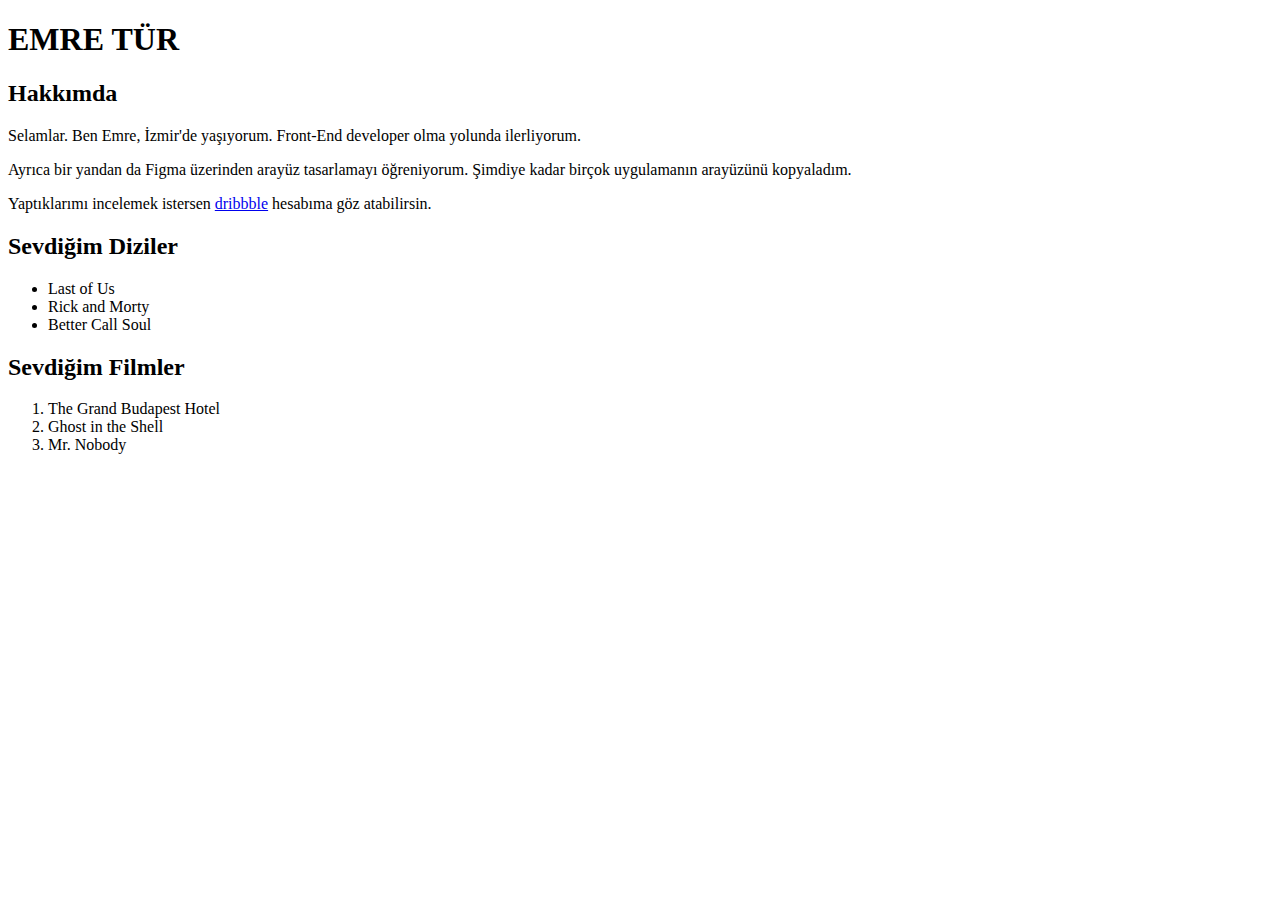
<file: index.html>
<!DOCTYPE html>
<html lang="en">

<head>
    <meta charset="UTF-8">
    <meta http-equiv="X-UA-Compatible" content="IE=edge">
    <meta name="viewport" content="width=device-width, initial-scale=1.0">
    <title>Ödev 1</title>
</head>

<body>
    <!-- isim soyisim satırı -->
    <h1>EMRE TÜR</h1>

    <!-- Hakkımda bölümü -->
    <h2>Hakkımda</h2>
    <p>Selamlar. Ben Emre, İzmir'de yaşıyorum. Front-End developer olma yolunda ilerliyorum.</p>
    <p>Ayrıca bir yandan da Figma üzerinden arayüz tasarlamayı öğreniyorum. Şimdiye kadar birçok uygulamanın arayüzünü
        kopyaladım.</p>
    <p>Yaptıklarımı incelemek istersen <a href="https://dribbble.com/3mr3tur">dribbble</a> hesabıma göz atabilirsin.</p>

    <!-- Sevdiğim diziler bölümü -->
    <h2>Sevdiğim Diziler</h2>
    <ul>
        <li>Last of Us</li>
        <li>Rick and Morty</li>
        <li>Better Call Soul</li>
    </ul>

    <!-- Sevdiğim filmler bölümü -->
    <h2>Sevdiğim Filmler</h2>
    <ol>
        <li>The Grand Budapest Hotel</li>
        <li>Ghost in the Shell</li>
        <li>Mr. Nobody</li>
    </ol>
</body>

</html>
</file>
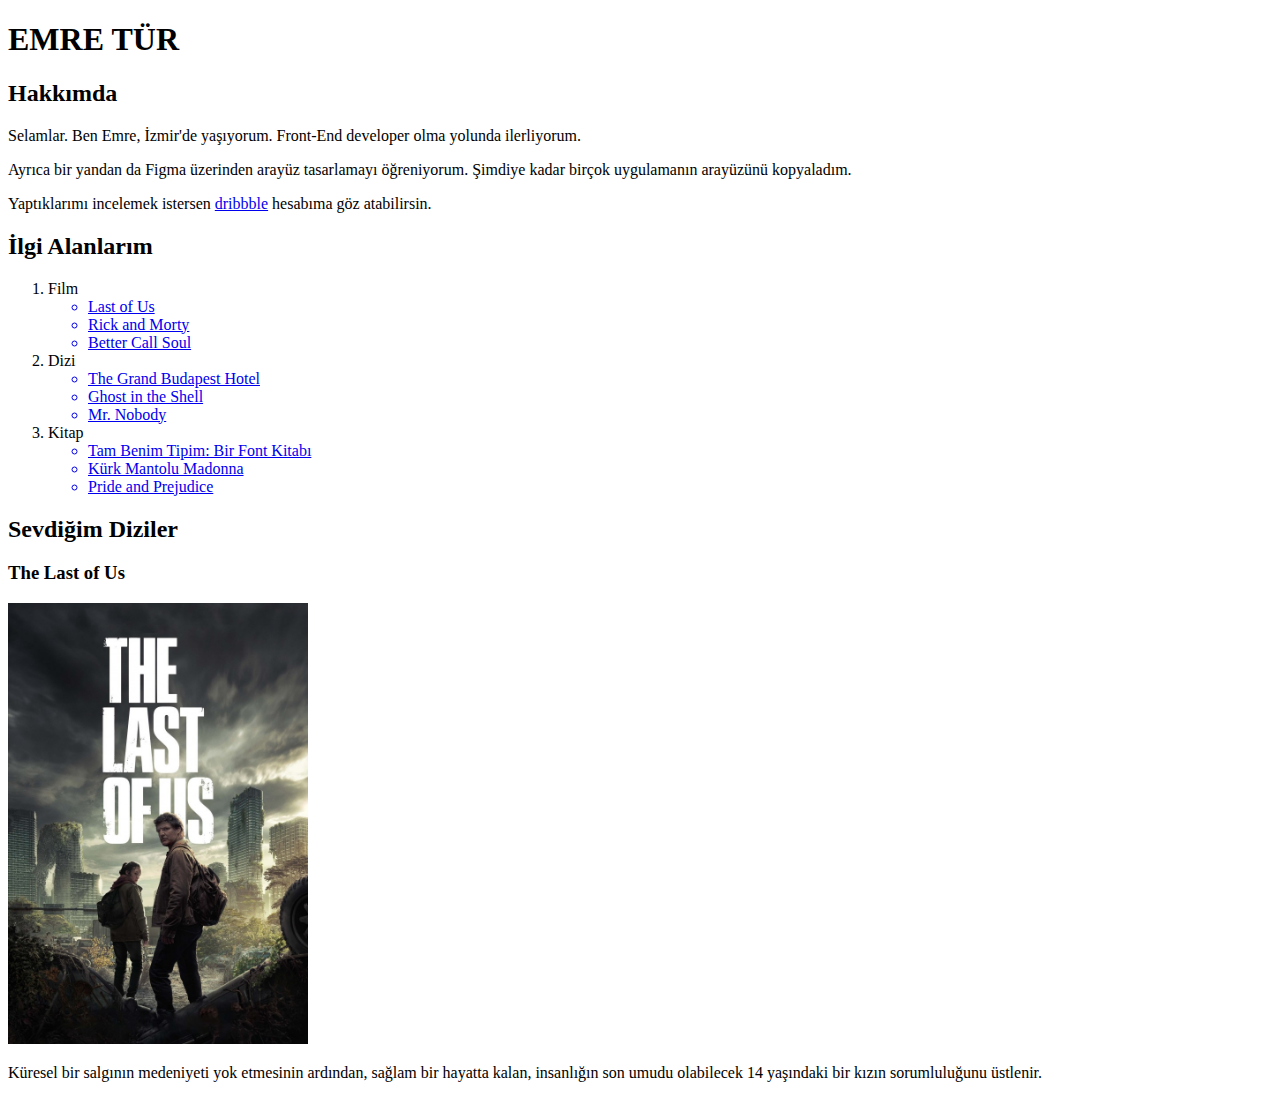
<file: Odev-2/index.html>
<!DOCTYPE html>
<html lang="en">

<head>
    <meta charset="UTF-8">
    <meta http-equiv="X-UA-Compatible" content="IE=edge">
    <meta name="viewport" content="width=device-width, initial-scale=1.0">
    <title>Ödev 2</title>
</head>

<body>
    <!-- isim soyisim satırı -->
    <h1>EMRE TÜR</h1>

    <!-- Hakkımda bölümü -->
    <h2>Hakkımda</h2>
    <p>Selamlar. Ben Emre, İzmir'de yaşıyorum. Front-End developer olma yolunda ilerliyorum.</p>
    <p>Ayrıca bir yandan da Figma üzerinden arayüz tasarlamayı öğreniyorum. Şimdiye kadar birçok uygulamanın arayüzünü
        kopyaladım.</p>
    <p>Yaptıklarımı incelemek istersen <a href="https://dribbble.com/3mr3tur">dribbble</a> hesabıma göz atabilirsin.</p>

    <!-- İlgi Alanlarım bölümü -->
    <h2>İlgi Alanlarım</h2>
    <ol>
        <li>
            Film
            <ul>
                <a href="https://www.imdb.com/title/tt3581920/?ref_=tt_ov_inf" target="_blank">
                    <li>Last of Us</li>
                </a>
                <a href="https://www.imdb.com/title/tt2861424/?ref_=nv_sr_srsg_0" target="_blank">
                    <li>Rick and Morty</li>
                </a>
                <a href="https://www.imdb.com/title/tt3032476/?ref_=nv_sr_srsg_1" target="_blank">
                    <li>Better Call Soul</li>
                </a>
            </ul>
        </li>
        <li>Dizi
            <ul>
                <a href="https://www.imdb.com/title/tt2278388/?ref_=nv_sr_srsg_0" target="_blank">
                    <li>The Grand Budapest Hotel</li>
                </a>
                <a href="https://www.imdb.com/title/tt0113568/?ref_=fn_al_tt_2" target="_blank">
                    <li>Ghost in the Shell</li>
                </a>
                <a href="https://www.imdb.com/title/tt0485947/?ref_=fn_al_tt_1" target="_blank">
                    <li>Mr. Nobody</li>
                </a>
            </ul>
        </li>
        <li>Kitap
            <ul>
                <a href="https://www.goodreads.com/book/show/13568924-tam-benim-tipim" target="_blank">
                    <li>Tam Benim Tipim: Bir Font Kitabı</li>
                </a>
                <a href="https://www.goodreads.com/book/show/220826.K_rk_Mantolu_Madonna" target="_blank">
                    <li>Kürk Mantolu Madonna</li>
                </a>
                <a href="https://www.goodreads.com/book/show/1885.Pride_and_Prejudice" target="_blank">
                    <li>Pride and Prejudice</li>
                </a>
            </ul>
        </li>
    </ol>

    <!-- Sevdiğim dizlier bölümü -->
    <h2>Sevdiğim Diziler</h2>
    <h3>The Last of Us</h3>
    <img src="images/last_of_us.jpg" alt="Last of Us" style="width: 300px;">
    <p>Küresel bir salgının medeniyeti yok etmesinin ardından, sağlam bir hayatta kalan, insanlığın son umudu olabilecek
        14 yaşındaki bir kızın sorumluluğunu üstlenir.</p>
</body>

</html>
</file>
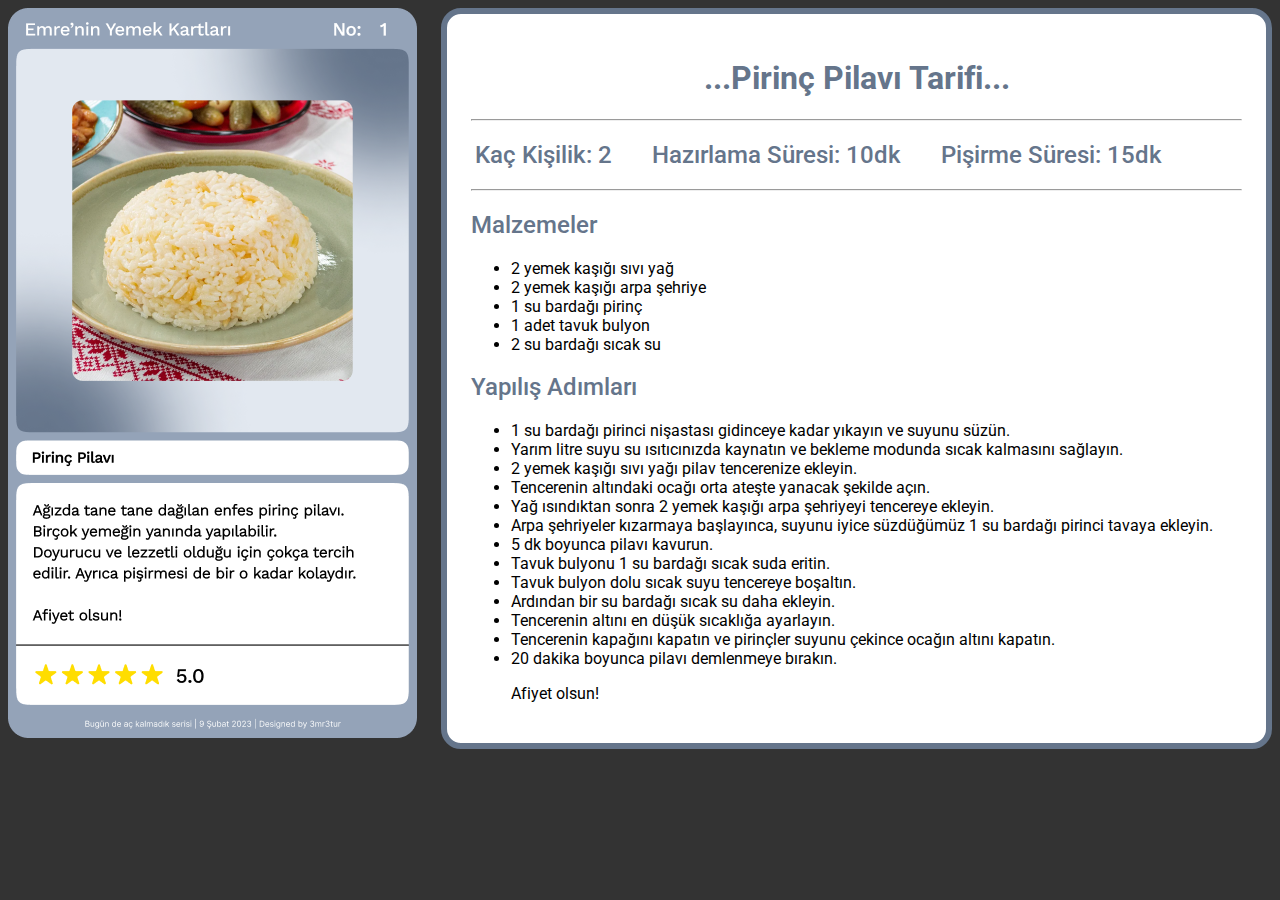
<file: Odev-4/index.html>
<!DOCTYPE html>
<html lang="tr">

<head>
    <meta charset="UTF-8">
    <meta http-equiv="X-UA-Compatible" content="IE=edge">
    <meta name="viewport" content="width=device-width, initial-scale=1.0">
    <title>Pirinç Pilavı Tarifi</title>
    <link rel="preconnect" href="https://fonts.googleapis.com">
    <link rel="preconnect" href="https://fonts.gstatic.com" crossorigin>
    <link href="https://fonts.googleapis.com/css2?family=Roboto:wght@400;500;700&display=swap" rel="stylesheet">
    <link rel="stylesheet" href="https://cdnjs.cloudflare.com/ajax/libs/font-awesome/6.3.0/css/all.min.css"
        integrity="sha512-SzlrxWUlpfuzQ+pcUCosxcglQRNAq/DZjVsC0lE40xsADsfeQoEypE+enwcOiGjk/bSuGGKHEyjSoQ1zVisanQ=="
        crossorigin="anonymous" referrerpolicy="no-referrer" />
</head>
<style>
    body {
        background-color: #333;
        font-family: 'Roboto', sans-serif;
    }

    h1 {
        color: #65758B;
        font-weight: 700;
        text-align: center;
    }

    h2 {
        color: #65758B;
        font-weight: 500;
    }

    ul,ol,li {
        font-weight: 400;
    }

    #right-panel {
        background-color: #fff;
        border-radius: 20px;
        width: 800px;
        padding: 24px;
        border: 6px #65758B solid;
    }

    #pirinc {
        display: flex;
        flex-direction: row;
        align-items: flex-start;
        gap: 24px;
        
    }

    i {
        padding-right: 4px;
        color: #000;
    }

    #space {
        padding-right: 30px;
    }
</style>

<body>

    <main>
        <section id="pirinc">
            <img src="images/Pirinc-Pilavi-Karti.png" alt="Pirinç Pilavı Kartı">
            <div id="right-panel">
                <h1>...Pirinç Pilavı Tarifi...</h1>
                <hr>
                <h2><i class="fa-regular fa-user"></i> Kaç Kişilik: 2 <span id="space"></span> <i
                        class="fa-regular fa-clock"></i> Hazırlama Süresi: 10dk <span id="space"></span> <i
                        class="fa-solid fa-fire-burner"></i> Pişirme Süresi: 15dk
                </h2>
                <hr>
                <h2>Malzemeler</h2>
                <ul>
                    <li>2 yemek kaşığı sıvı yağ</li>
                    <li>2 yemek kaşığı arpa şehriye</li>
                    <li>1 su bardağı pirinç</li>
                    <li>1 adet tavuk bulyon</li>
                    <li>2 su bardağı sıcak su</li>
                </ul>
                <h2>Yapılış Adımları</h2>
                <ul>
                    <li>1 su bardağı pirinci nişastası gidinceye kadar yıkayın ve suyunu süzün.</li>
                    <li>Yarım litre suyu su ısıtıcınızda kaynatın ve bekleme modunda sıcak kalmasını sağlayın.</li>
                    <li>2 yemek kaşığı sıvı yağı pilav tencerenize ekleyin.</li>
                    <li>Tencerenin altındaki ocağı orta ateşte yanacak şekilde açın.</li>
                    <li>Yağ ısındıktan sonra 2 yemek kaşığı arpa şehriyeyi tencereye ekleyin.</li>
                    <li>Arpa şehriyeler kızarmaya başlayınca, suyunu iyice süzdüğümüz 1 su bardağı pirinci tavaya
                        ekleyin.</li>
                    <li>5 dk boyunca pilavı kavurun.</li>
                    <li>Tavuk bulyonu 1 su bardağı sıcak suda eritin.</li>
                    <li>Tavuk bulyon dolu sıcak suyu tencereye boşaltın.</li>
                    <li>Ardından bir su bardağı sıcak su daha ekleyin.</li>
                    <li>Tencerenin altını en düşük sıcaklığa ayarlayın.</li>
                    <li>Tencerenin kapağını kapatın ve pirinçler suyunu çekince ocağın altını kapatın.</li>
                    <li>20 dakika boyunca pilavı demlenmeye bırakın.</li>
                    <p>Afiyet olsun!</p>
                </ul>
            </div>
        </section>
    </main>

</body>

</html>
</file>
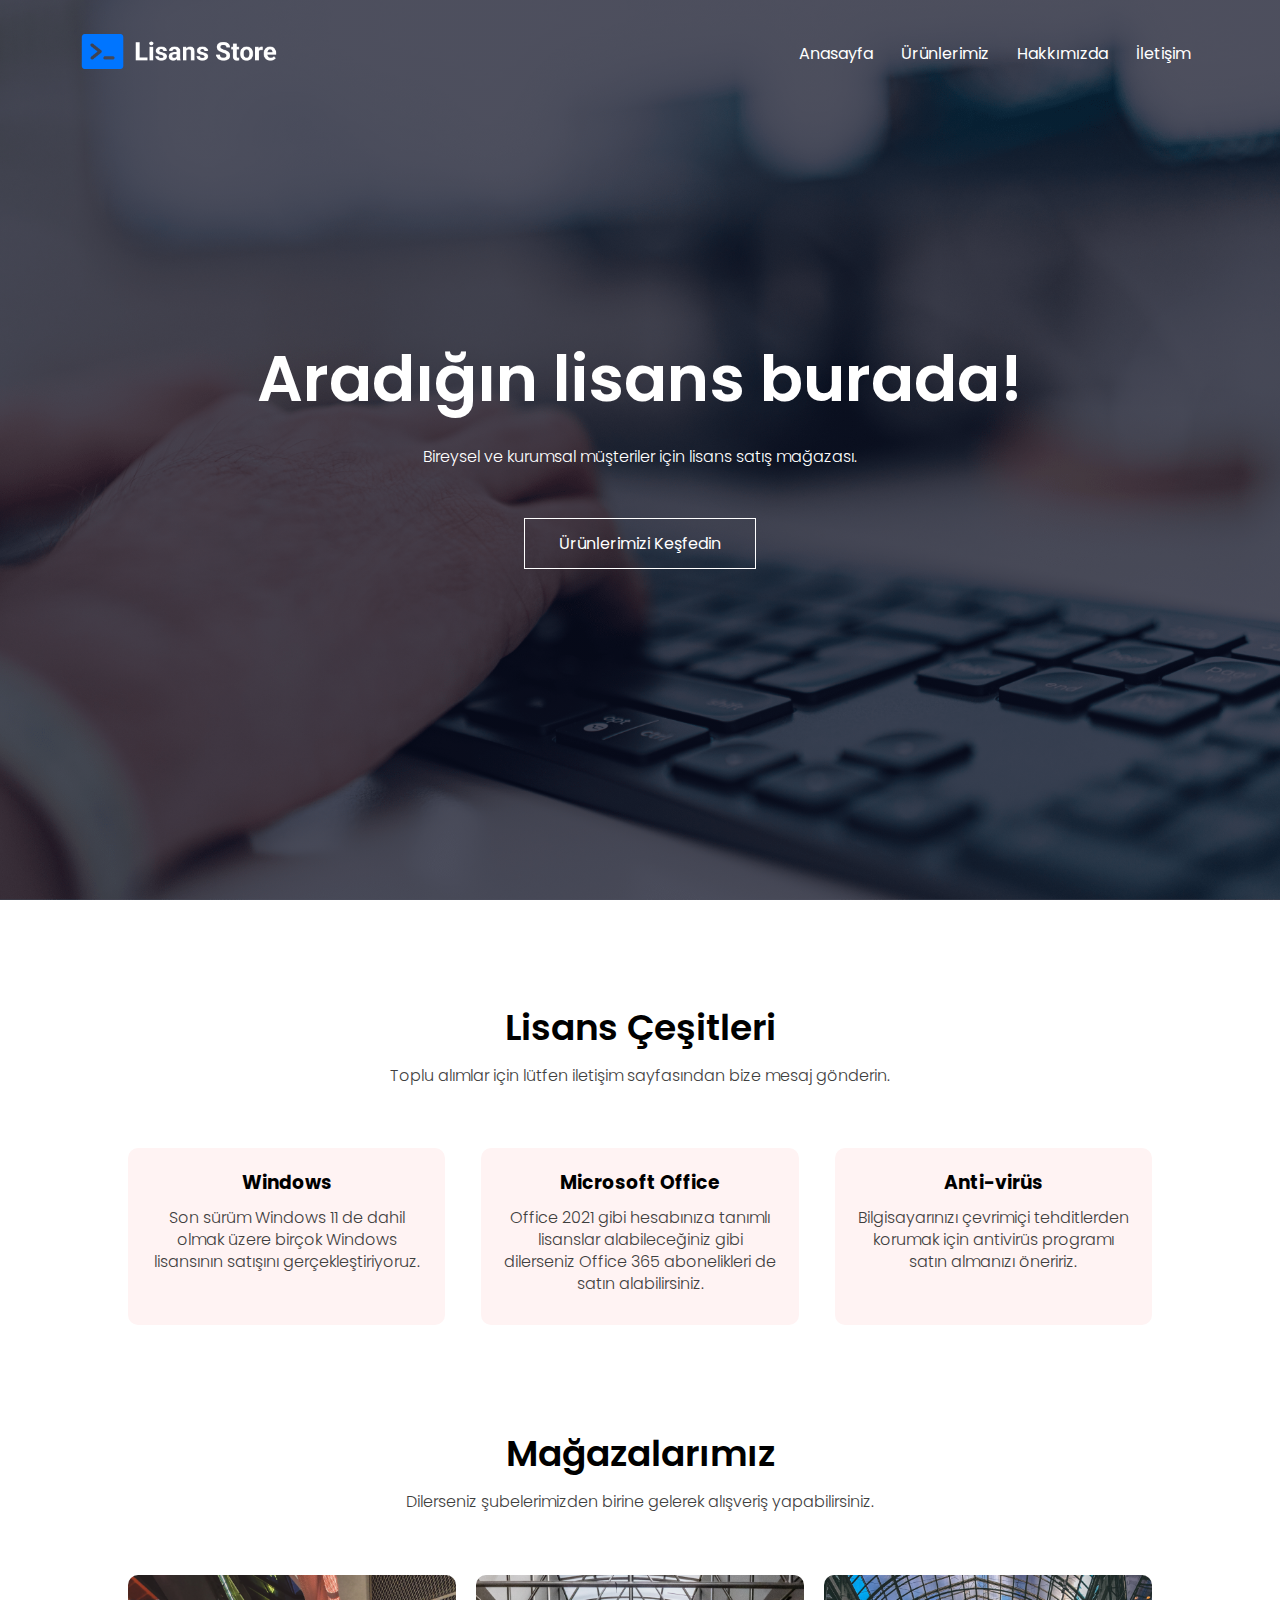
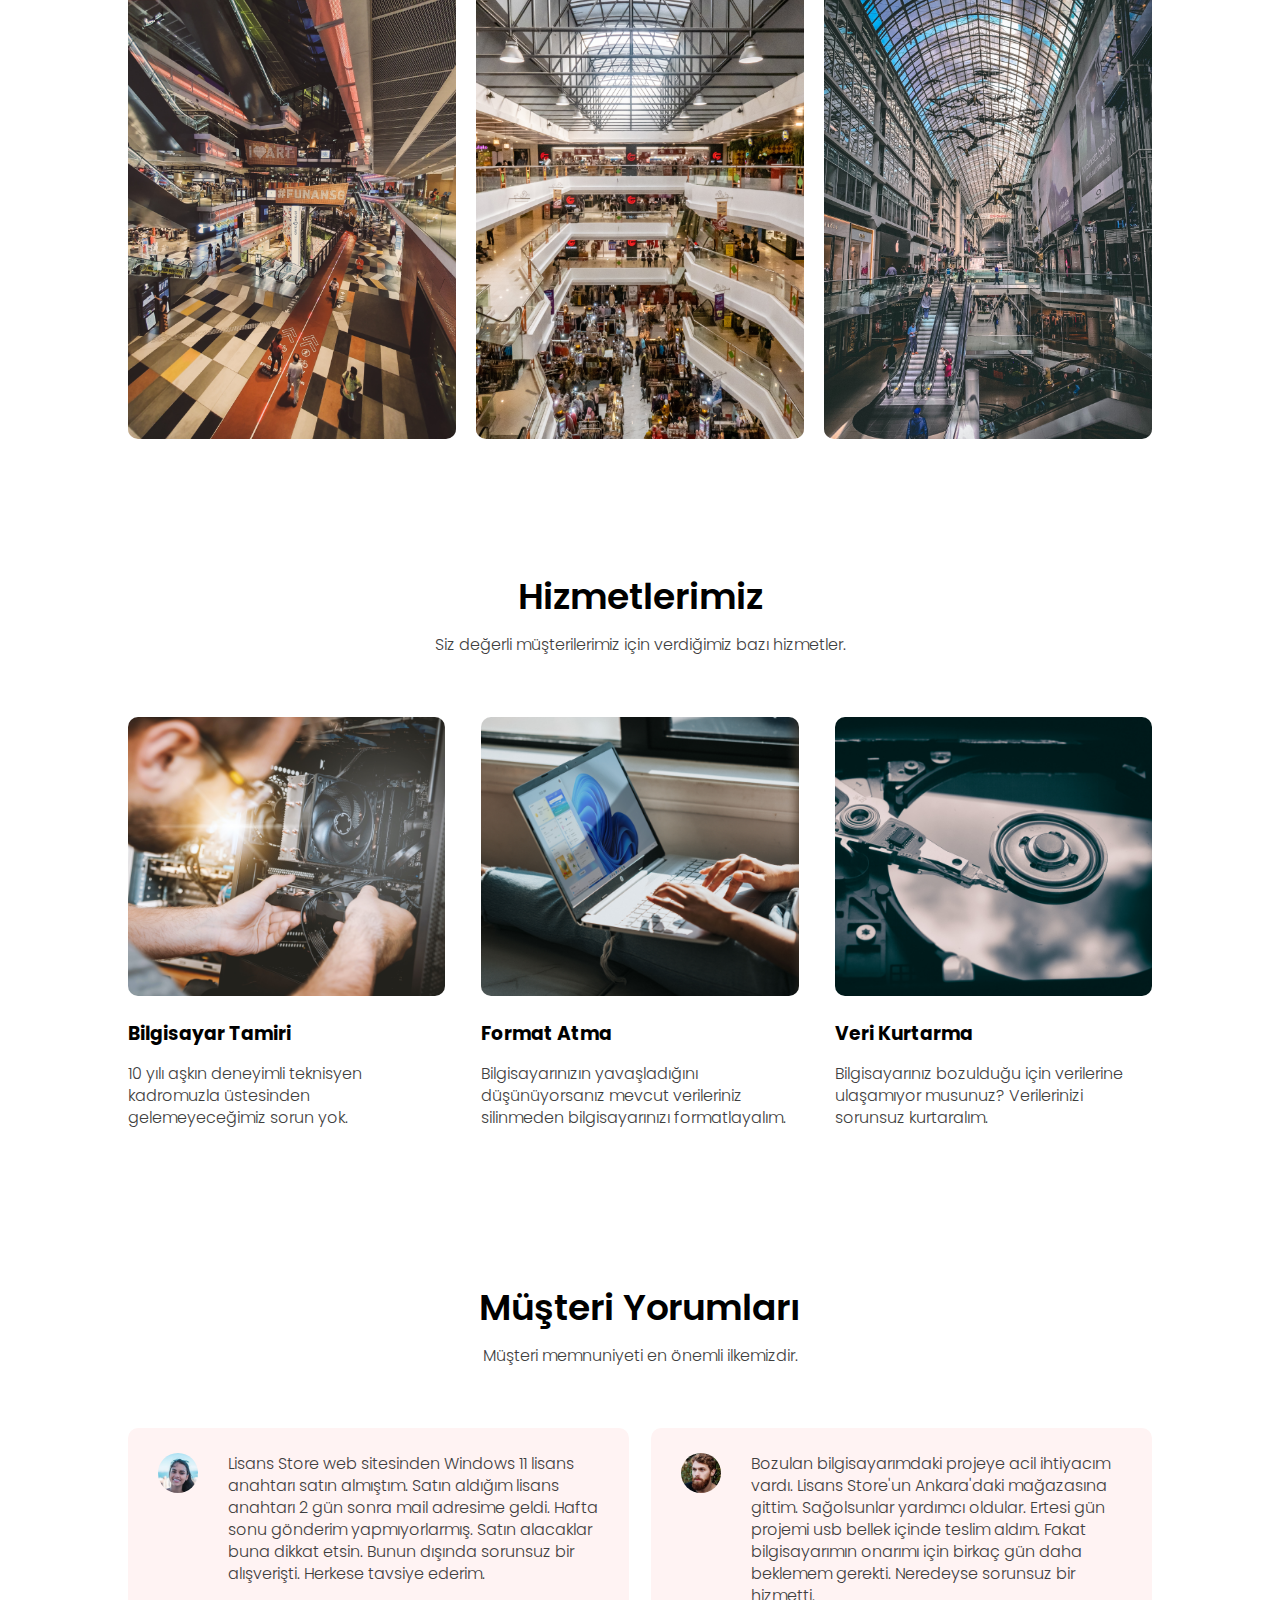
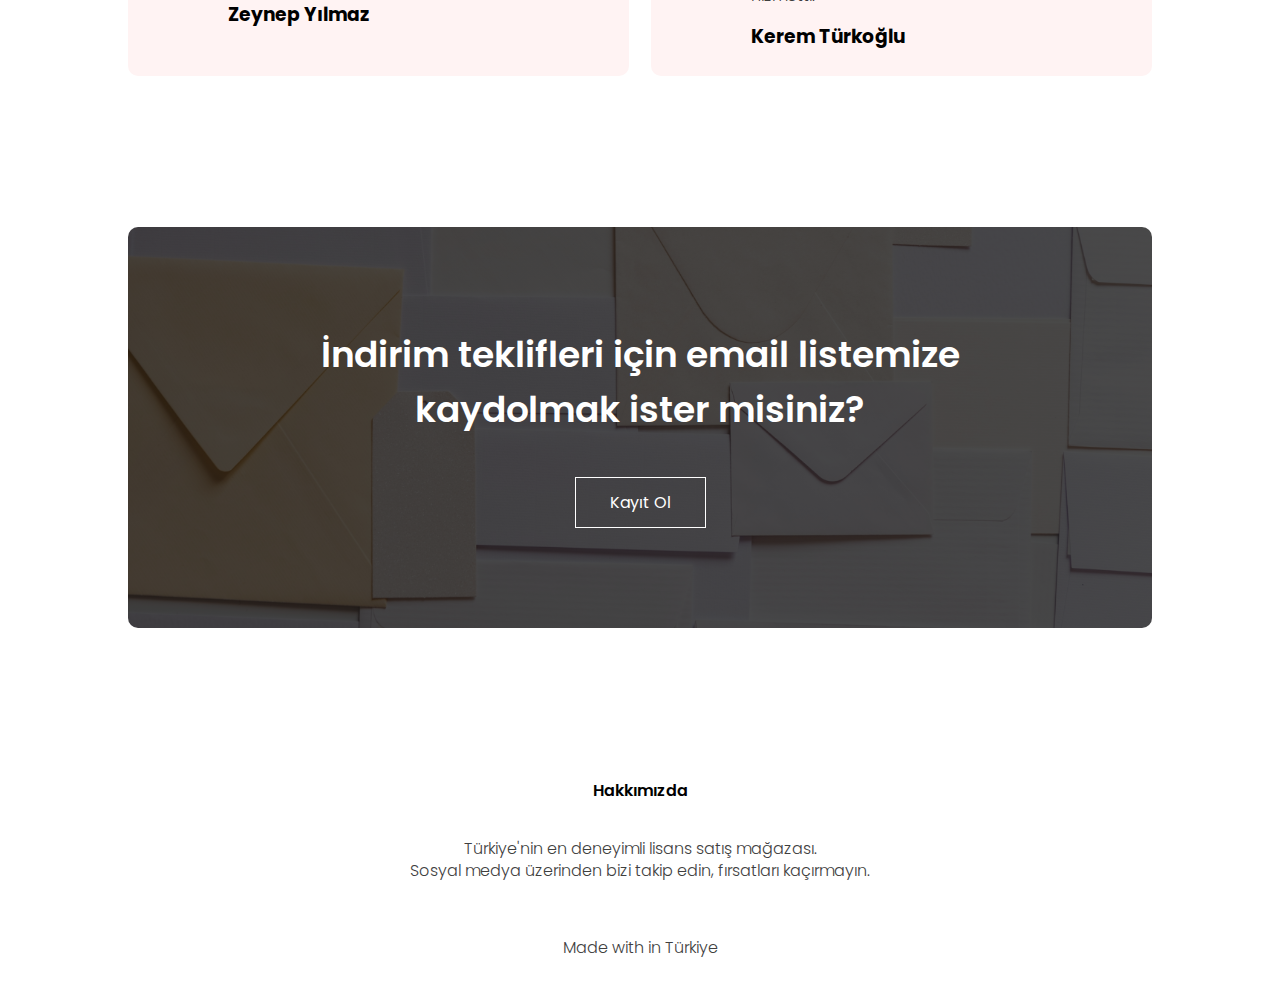
<file: Odev-5/index.html>
<!DOCTYPE html>
<html lang="tr">

<head>
    <meta charset="UTF-8">
    <meta http-equiv="X-UA-Compatible" content="IE=edge">
    <meta name="viewport" content="width=device-width, initial-scale=1.0">
    <title>Lisans Store | Anasayfa</title>
    <link rel="stylesheet" href="style.css">
    <link rel="icon" type="image/x-icon" href="images/favicon.ico">
    <link rel="preconnect" href="https://fonts.googleapis.com">
    <link rel="preconnect" href="https://fonts.gstatic.com" crossorigin>
    <link href="https://fonts.googleapis.com/css2?family=Poppins:wght@100;200;300;400;600;700&display=swap"
        rel="stylesheet">
    <link rel="stylesheet" href="https://cdnjs.cloudflare.com/ajax/libs/font-awesome/6.3.0/css/all.min.css"
        integrity="sha512-SzlrxWUlpfuzQ+pcUCosxcglQRNAq/DZjVsC0lE40xsADsfeQoEypE+enwcOiGjk/bSuGGKHEyjSoQ1zVisanQ=="
        crossorigin="anonymous" referrerpolicy="no-referrer" />
</head>

<body>

    <!------- Hero - Header - Nav ------->

    <section class="hero">
        <header>
            <nav>
                <a href="index.html">
                    <img src="images/logo.png" alt="logo">
                </a>
                <div class="nav-links" id="navLinks">
                    <i class="fa-solid fa-xmark" onclick="hideMenu()"></i>
                    <ul>
                        <li><a href="index.html">Anasayfa</a></li>
                        <li><a href="products.html">Ürünlerimiz</a></li>
                        <li><a href="about.html">Hakkımızda</a></li>
                        <li><a href="contact.html">İletişim</a></li>
                    </ul>
                </div>
                <i class="fa-solid fa-bars" onclick="showMenu()"></i>
            </nav>
        </header>
        <div class="text-box">
            <h1>Aradığın lisans burada!</h1>
            <p>Bireysel ve kurumsal müşteriler için lisans satış mağazası. </p>
            <a href="#lisans" class="white-btn">Ürünlerimizi Keşfedin</a>
        </div>
    </section>

    <!------- Lisans Çeşitleri ------->

    <section class="lisans" id="lisans">
        <h1>Lisans Çeşitleri</h1>
        <p>Toplu alımlar için lütfen iletişim sayfasından bize mesaj gönderin.</p>
        <div class="row">
            <div class="lisans-col">
                <h3>Windows</h3>
                <p>Son sürüm Windows 11 de dahil olmak üzere birçok Windows lisansının satışını gerçekleştiriyoruz.</p>
            </div>
            <div class="lisans-col">
                <h3>Microsoft Office</h3>
                <p>Office 2021 gibi hesabınıza tanımlı lisanslar alabileceğiniz gibi dilerseniz Office 365 abonelikleri
                    de satın alabilirsiniz.</p>
            </div>
            <div class="lisans-col">
                <h3>Anti-virüs</h3>
                <p>Bilgisayarınızı çevrimiçi tehditlerden korumak için antivirüs programı satın almanızı öneririz.</p>
            </div>
        </div>
    </section>

    <!------- Mağazalarımız ------->

    <section class="store">
        <h1>Mağazalarımız</h1>
        <p>Dilerseniz şubelerimizden birine gelerek alışveriş yapabilirsiniz.</p>
        <div class="row">
            <div class="store-col">
                <img src="images/istanbul.png" alt="Lisans Store İstanbul Şubesi">
                <div class="layer">
                    <h3>İSTANBUL</h3>
                </div>
            </div>
            <div class="store-col">
                <img src="images/ankara.png" alt="Lisans Store Ankara Şubesi">
                <div class="layer">
                    <h3>ANKARA</h3>
                </div>
            </div>
            <div class="store-col">
                <img src="images/izmir.png" alt="Lisans Store İzmir Şubesi">
                <div class="layer">
                    <h3>İZMİR</h3>
                </div>
            </div>
        </div>
    </section>

    <!------- Hizmetlerimiz ------->

    <section class="service">
        <h1>Hizmetlerimiz</h1>
        <p>Siz değerli müşterilerimiz için verdiğimiz bazı hizmetler.</p>
        <div class="row">
            <div class="service-col">
                <img src="images/repair.png" alt="computer repair">
                <h3>Bilgisayar Tamiri</h3>
                <p>10 yılı aşkın deneyimli teknisyen kadromuzla üstesinden gelemeyeceğimiz sorun yok.</p>
            </div>
            <div class="service-col">
                <img src="images/format.png" alt="format">
                <h3>Format Atma</h3>
                <p>Bilgisayarınızın yavaşladığını düşünüyorsanız mevcut verileriniz silinmeden bilgisayarınızı
                    formatlayalım.</p>
            </div>
            <div class="service-col">
                <img src="images/recovery.png" alt="recovery">
                <h3>Veri Kurtarma</h3>
                <p>Bilgisayarınız bozulduğu için verilerine ulaşamıyor musunuz? Verilerinizi sorunsuz kurtaralım.</p>
            </div>
        </div>
    </section>

    <!------- Müşteri Yorumları ------->

    <section class="customer">
        <h1>Müşteri Yorumları</h1>
        <p>Müşteri memnuniyeti en önemli ilkemizdir.</p>
        <div class="row">
            <div class="customer-col">
                <img src="images/user1.png" alt="user1">
                <div>
                    <p>Lisans Store web sitesinden Windows 11 lisans anahtarı satın almıştım. Satın aldığım lisans
                        anahtarı 2 gün sonra mail adresime geldi. Hafta sonu gönderim yapmıyorlarmış. Satın alacaklar
                        buna dikkat etsin. Bunun dışında sorunsuz bir alışverişti. Herkese tavsiye ederim.</p>
                    <h3>Zeynep Yılmaz</h3>
                    <i class="fa-solid fa-star"></i>
                    <i class="fa-solid fa-star"></i>
                    <i class="fa-solid fa-star"></i>
                    <i class="fa-solid fa-star"></i>
                    <i class="fa-regular fa-star"></i>
                </div>
            </div>
            <div class="customer-col">
                <img src="images/user2.png" alt="user2">
                <div>
                    <p>Bozulan bilgisayarımdaki projeye acil ihtiyacım vardı. Lisans Store'un Ankara'daki mağazasına
                        gittim. Sağolsunlar yardımcı oldular. Ertesi gün projemi usb bellek içinde teslim aldım. Fakat
                        bilgisayarımın onarımı için birkaç gün daha beklemem gerekti. Neredeyse sorunsuz bir hizmetti.
                    </p>
                    <h3>Kerem Türkoğlu</h3>
                    <i class="fa-solid fa-star"></i>
                    <i class="fa-solid fa-star"></i>
                    <i class="fa-solid fa-star"></i>
                    <i class="fa-solid fa-star"></i>
                    <i class="fa-solid fa-star-half-stroke"></i>
                </div>
            </div>
        </div>
    </section>

    <!------- Mail Teklifi ------->

    <section class="mail">
        <h1>İndirim teklifleri için email listemize <br> kaydolmak ister misiniz?</h1>
        <a href="#" class="white-btn">Kayıt Ol</a>
    </section>

    <!------- Footer ------->

    <footer>
        <section class="footer">
            <h4>Hakkımızda</h4>
            <p>Türkiye'nin en deneyimli lisans satış mağazası. <br> Sosyal medya üzerinden bizi takip edin, fırsatları
                kaçırmayın.</p>
            <div class="icons">
                <i class="fa-brands fa-facebook"></i>
                <i class="fa-brands fa-twitter"></i>
                <i class="fa-brands fa-square-instagram"></i>
                <i class="fa-brands fa-linkedin"></i>
            </div>
            <p>Made with <i class="fa-solid fa-heart"></i> in Türkiye</p>
        </section>
    </footer>

    <!------- Javascript for Toggle Menu ------->

    <script>
        var navLinks = document.getElementById("navLinks");
        function showMenu() {
            navLinks.style.right = "0";
        }
        function hideMenu() {
            navLinks.style.right = "-200px";
        }
    </script>

</body>

</html>
</file>
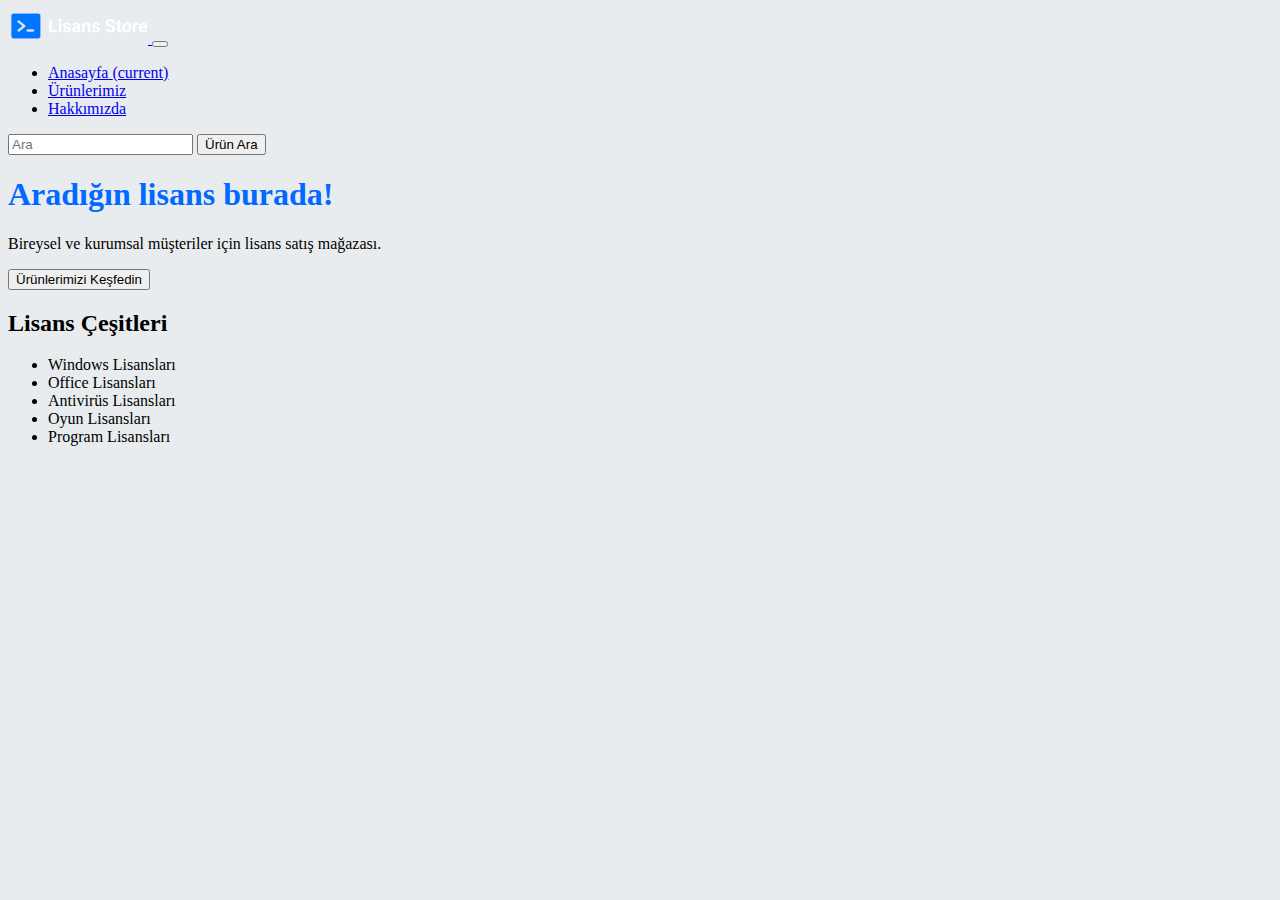
<file: Odev-8/index.html>
<!DOCTYPE html>
<html lang="tr">

<head>
    <meta charset="UTF-8">
    <meta http-equiv="X-UA-Compatible" content="IE=edge">
    <meta name="viewport" content="width=device-width, initial-scale=1.0">
    <title>Lisans Store | Anasayfa</title>
    <!------- Bootstrap CSS ------->
    <link rel="stylesheet" href="https://cdn.jsdelivr.net/npm/bootstrap@4.5.3/dist/css/bootstrap.min.css"
        integrity="sha384-TX8t27EcRE3e/ihU7zmQxVncDAy5uIKz4rEkgIXeMed4M0jlfIDPvg6uqKI2xXr2" crossorigin="anonymous">
    <link rel="stylesheet" href="style.css">
    <link rel="icon" type="image/x-icon" href="images/favicon.ico">
</head>

<body>

    <!------- navbar ------->

    <nav class="navbar navbar-expand-lg navbar-light bg-dark">
        <a class="navbar-brand" href="#">
            <img src="images/logo.png" id="logo" alt="logo">
        </a>
        <button class="navbar-toggler" type="button" data-toggle="collapse" data-target="#navbarSupportedContent"
            aria-controls="navbarSupportedContent" aria-expanded="false" aria-label="Toggle navigation">
            <span class="navbar-toggler-icon"></span>
        </button>
        <div class="collapse navbar-collapse" id="navbarSupportedContent">
            <ul class="navbar-nav mr-auto">
                <li class="nav-item active">
                    <a class="nav-link text-white" href="index.html">Anasayfa <span class="sr-only">(current)</span></a>
                </li>
                <li class="nav-item">
                    <a class="nav-link text-white" href="products.html">Ürünlerimiz</a>
                </li>
                <li class="nav-item">
                    <a class="nav-link text-white" href="about-us.html">Hakkımızda</a>
                </li>
            </ul>
            <form class="form-inline my-2 my-lg-0">
                <input class="form-control mr-sm-2" type="search" placeholder="Ara" aria-label="Search">
                <button class="btn btn-outline-success my-2 my-sm-0" type="submit">Ürün Ara</button>
            </form>
        </div>
    </nav>

    <!------- jumbotron ------->

    <div class="jumbotron jumbotron-fluid">
        <div class="container">
            <h1 class="display-4">Aradığın lisans burada!</h1>
            <p class="lead">Bireysel ve kurumsal müşteriler için lisans satış mağazası.</p>
            <button type="button" class="btn btn-primary">Ürünlerimizi Keşfedin</button>
        </div>
    </div>

    <div class="container">
        <div class="row">
            <div class="col">
                <h2>Lisans Çeşitleri</h2>
            </div>
        </div>
    </div>

    <div class="container">
        <div class="row">
            <div class="col-md-8 col-xl-6">
                <ul class="list-group">
                    <li class="list-group-item">Windows Lisansları</li>
                    <li class="list-group-item">Office Lisansları</li>
                    <li class="list-group-item">Antivirüs Lisansları</li>
                    <li class="list-group-item">Oyun Lisansları</li>
                    <li class="list-group-item">Program Lisansları</li>
                </ul>
            </div>
        </div>
    </div>

    <!-- Bootstrap Javascript -->

    <script src="https://code.jquery.com/jquery-3.5.1.slim.min.js"
        integrity="sha384-DfXdz2htPH0lsSSs5nCTpuj/zy4C+OGpamoFVy38MVBnE+IbbVYUew+OrCXaRkfj"
        crossorigin="anonymous"></script>
    <script src="https://cdn.jsdelivr.net/npm/bootstrap@4.5.3/dist/js/bootstrap.bundle.min.js"
        integrity="sha384-ho+j7jyWK8fNQe+A12Hb8AhRq26LrZ/JpcUGGOn+Y7RsweNrtN/tE3MoK7ZeZDyx"
        crossorigin="anonymous"></script>
        
</body>

</html>
</file>
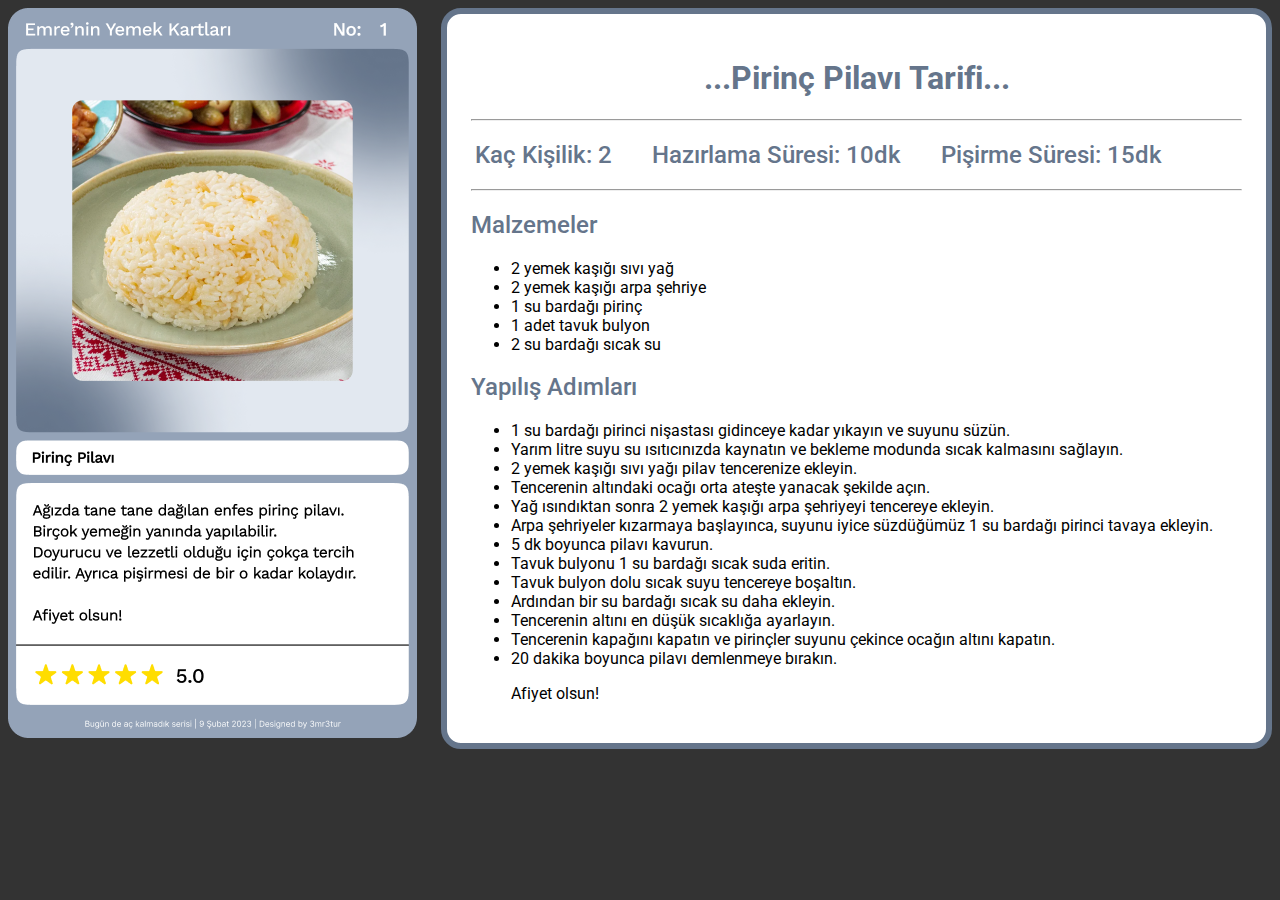
<file: Ödev-4/index.html>
<!DOCTYPE html>
<html lang="tr">

<head>
    <meta charset="UTF-8">
    <meta http-equiv="X-UA-Compatible" content="IE=edge">
    <meta name="viewport" content="width=device-width, initial-scale=1.0">
    <title>Tavuk Sote Tarifi</title>
    <link rel="preconnect" href="https://fonts.googleapis.com">
    <link rel="preconnect" href="https://fonts.gstatic.com" crossorigin>
    <link href="https://fonts.googleapis.com/css2?family=Roboto:wght@400;500;700&display=swap" rel="stylesheet">
    <link rel="stylesheet" href="https://cdnjs.cloudflare.com/ajax/libs/font-awesome/6.3.0/css/all.min.css"
        integrity="sha512-SzlrxWUlpfuzQ+pcUCosxcglQRNAq/DZjVsC0lE40xsADsfeQoEypE+enwcOiGjk/bSuGGKHEyjSoQ1zVisanQ=="
        crossorigin="anonymous" referrerpolicy="no-referrer" />
</head>
<style>
    body {
        background-color: #333;
        font-family: 'Roboto', sans-serif;
    }

    h1 {
        color: #65758B;
        font-weight: 700;
        text-align: center;
    }

    h2 {
        color: #65758B;
        font-weight: 500;
    }

    ul,ol,li {
        font-weight: 400;
    }

    #right-panel {
        background-color: #fff;
        border-radius: 20px;
        width: 800px;
        padding: 24px;
        border: 6px #65758B solid;
    }

    #pirinc {
        display: flex;
        flex-direction: row;
        align-items: flex-start;
        gap: 24px;
        
    }

    i {
        padding-right: 4px;
        color: #000;
    }

    #space {
        padding-right: 30px;
    }
</style>

<body>

    <main>
        <section id="pirinc">
            <img src="images/Pirinc-Pilavi-Karti.png" alt="Pirinç Pilavı Kartı">
            <div id="right-panel">
                <h1>...Pirinç Pilavı Tarifi...</h1>
                <hr>
                <h2><i class="fa-regular fa-user"></i> Kaç Kişilik: 2 <span id="space"></span> <i
                        class="fa-regular fa-clock"></i> Hazırlama Süresi: 10dk <span id="space"></span> <i
                        class="fa-solid fa-fire-burner"></i> Pişirme Süresi: 15dk
                </h2>
                <hr>
                <h2>Malzemeler</h2>
                <ul>
                    <li>2 yemek kaşığı sıvı yağ</li>
                    <li>2 yemek kaşığı arpa şehriye</li>
                    <li>1 su bardağı pirinç</li>
                    <li>1 adet tavuk bulyon</li>
                    <li>2 su bardağı sıcak su</li>
                </ul>
                <h2>Yapılış Adımları</h2>
                <ul>
                    <li>1 su bardağı pirinci nişastası gidinceye kadar yıkayın ve suyunu süzün.</li>
                    <li>Yarım litre suyu su ısıtıcınızda kaynatın ve bekleme modunda sıcak kalmasını sağlayın.</li>
                    <li>2 yemek kaşığı sıvı yağı pilav tencerenize ekleyin.</li>
                    <li>Tencerenin altındaki ocağı orta ateşte yanacak şekilde açın.</li>
                    <li>Yağ ısındıktan sonra 2 yemek kaşığı arpa şehriyeyi tencereye ekleyin.</li>
                    <li>Arpa şehriyeler kızarmaya başlayınca, suyunu iyice süzdüğümüz 1 su bardağı pirinci tavaya
                        ekleyin.</li>
                    <li>5 dk boyunca pilavı kavurun.</li>
                    <li>Tavuk bulyonu 1 su bardağı sıcak suda eritin.</li>
                    <li>Tavuk bulyon dolu sıcak suyu tencereye boşaltın.</li>
                    <li>Ardından bir su bardağı sıcak su daha ekleyin.</li>
                    <li>Tencerenin altını en düşük sıcaklığa ayarlayın.</li>
                    <li>Tencerenin kapağını kapatın ve pirinçler suyunu çekince ocağın altını kapatın.</li>
                    <li>20 dakika boyunca pilavı demlenmeye bırakın.</li>
                    <p>Afiyet olsun!</p>
                </ul>
            </div>
        </section>
    </main>

</body>

</html>
</file>
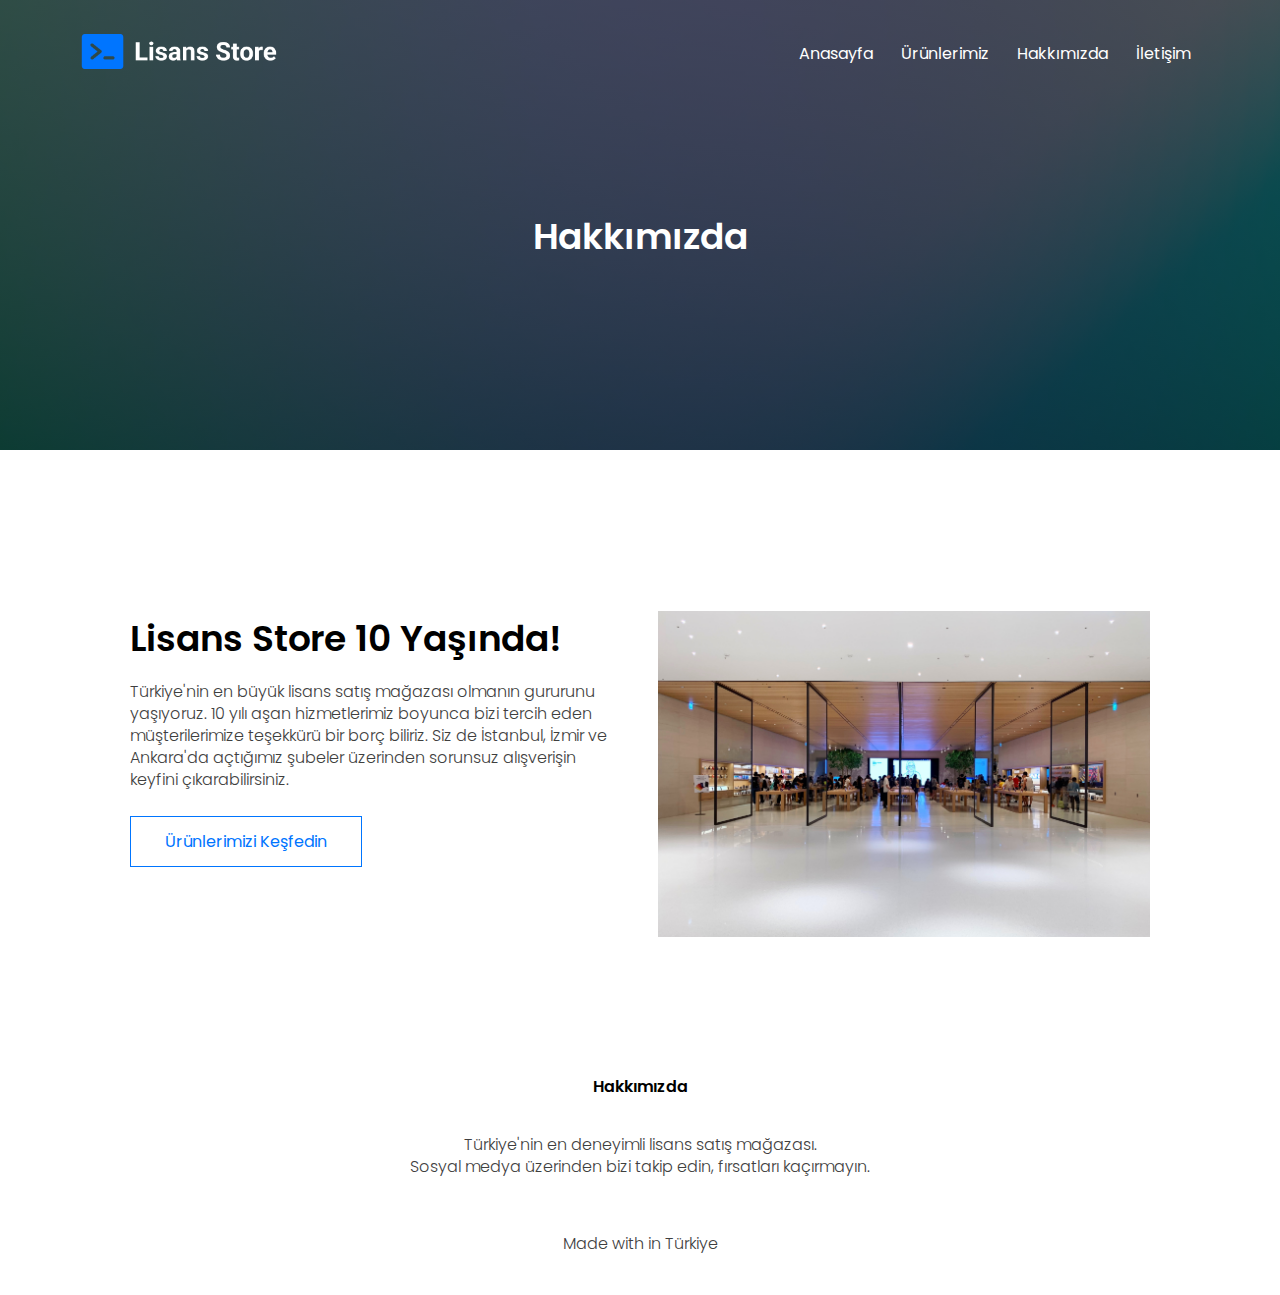
<file: Odev-5/about.html>
<!DOCTYPE html>
<html lang="tr">

<head>
    <meta charset="UTF-8">
    <meta http-equiv="X-UA-Compatible" content="IE=edge">
    <meta name="viewport" content="width=device-width, initial-scale=1.0">
    <title>Lisans Store | Hakkımızda</title>
    <link rel="stylesheet" href="style.css">
    <link rel="icon" type="image/x-icon" href="images/favicon.ico">
    <link rel="preconnect" href="https://fonts.googleapis.com">
    <link rel="preconnect" href="https://fonts.gstatic.com" crossorigin>
    <link href="https://fonts.googleapis.com/css2?family=Poppins:wght@100;200;300;400;600;700&display=swap"
        rel="stylesheet">
    <link rel="stylesheet" href="https://cdnjs.cloudflare.com/ajax/libs/font-awesome/6.3.0/css/all.min.css"
        integrity="sha512-SzlrxWUlpfuzQ+pcUCosxcglQRNAq/DZjVsC0lE40xsADsfeQoEypE+enwcOiGjk/bSuGGKHEyjSoQ1zVisanQ=="
        crossorigin="anonymous" referrerpolicy="no-referrer" />
</head>

<body>

    <!------- Hero - Header - Nav ------->

    <section class="half-hero">
        <header>
            <nav>
                <a href="index.html">
                    <img src="images/logo.png" alt="logo">
                </a>
                <div class="nav-links" id="navLinks">
                    <i class="fa-solid fa-xmark" onclick="hideMenu()"></i>
                    <ul>
                        <li><a href="index.html">Anasayfa</a></li>
                        <li><a href="products.html">Ürünlerimiz</a></li>
                        <li><a href="about.html">Hakkımızda</a></li>
                        <li><a href="contact.html">İletişim</a></li>
                    </ul>
                </div>
                <i class="fa-solid fa-bars" onclick="showMenu()"></i>
            </nav>
        </header>
        <h1>Hakkımızda</h1>
    </section>

    <!------- Hakkımızda ------->

    <section class="about-us">
        <div class="row">
            <div class="about-col">
                <h1>Lisans Store 10 Yaşında!</h1>
                <p>Türkiye'nin en büyük lisans satış mağazası olmanın gururunu yaşıyoruz. 10 yılı aşan hizmetlerimiz
                    boyunca bizi tercih eden müşterilerimize teşekkürü bir borç biliriz. Siz de İstanbul, İzmir ve
                    Ankara'da açtığımız şubeler üzerinden sorunsuz alışverişin keyfini çıkarabilirsiniz.</p>
                <a href="#" class="white-btn blue-btn">Ürünlerimizi Keşfedin</a>
            </div>
            <div class="about-col">
                <img src="images/about.jpg" alt="hakkımızda">
            </div>
        </div>
    </section>

    <!------- Footer ------->

    <footer>
        <section class="footer">
            <h4>Hakkımızda</h4>
            <p>Türkiye'nin en deneyimli lisans satış mağazası. <br> Sosyal medya üzerinden bizi takip edin, fırsatları
                kaçırmayın.</p>
            <div class="icons">
                <i class="fa-brands fa-facebook"></i>
                <i class="fa-brands fa-twitter"></i>
                <i class="fa-brands fa-square-instagram"></i>
                <i class="fa-brands fa-linkedin"></i>
            </div>
            <p>Made with <i class="fa-solid fa-heart"></i> in Türkiye</p>
        </section>
    </footer>

    <!------- Javascript for Toggle Menu ------->

    <script>
        var navLinks = document.getElementById("navLinks");
        function showMenu() {
            navLinks.style.right = "0";
        }
        function hideMenu() {
            navLinks.style.right = "-200px";
        }
    </script>

</body>

</html>
</file>
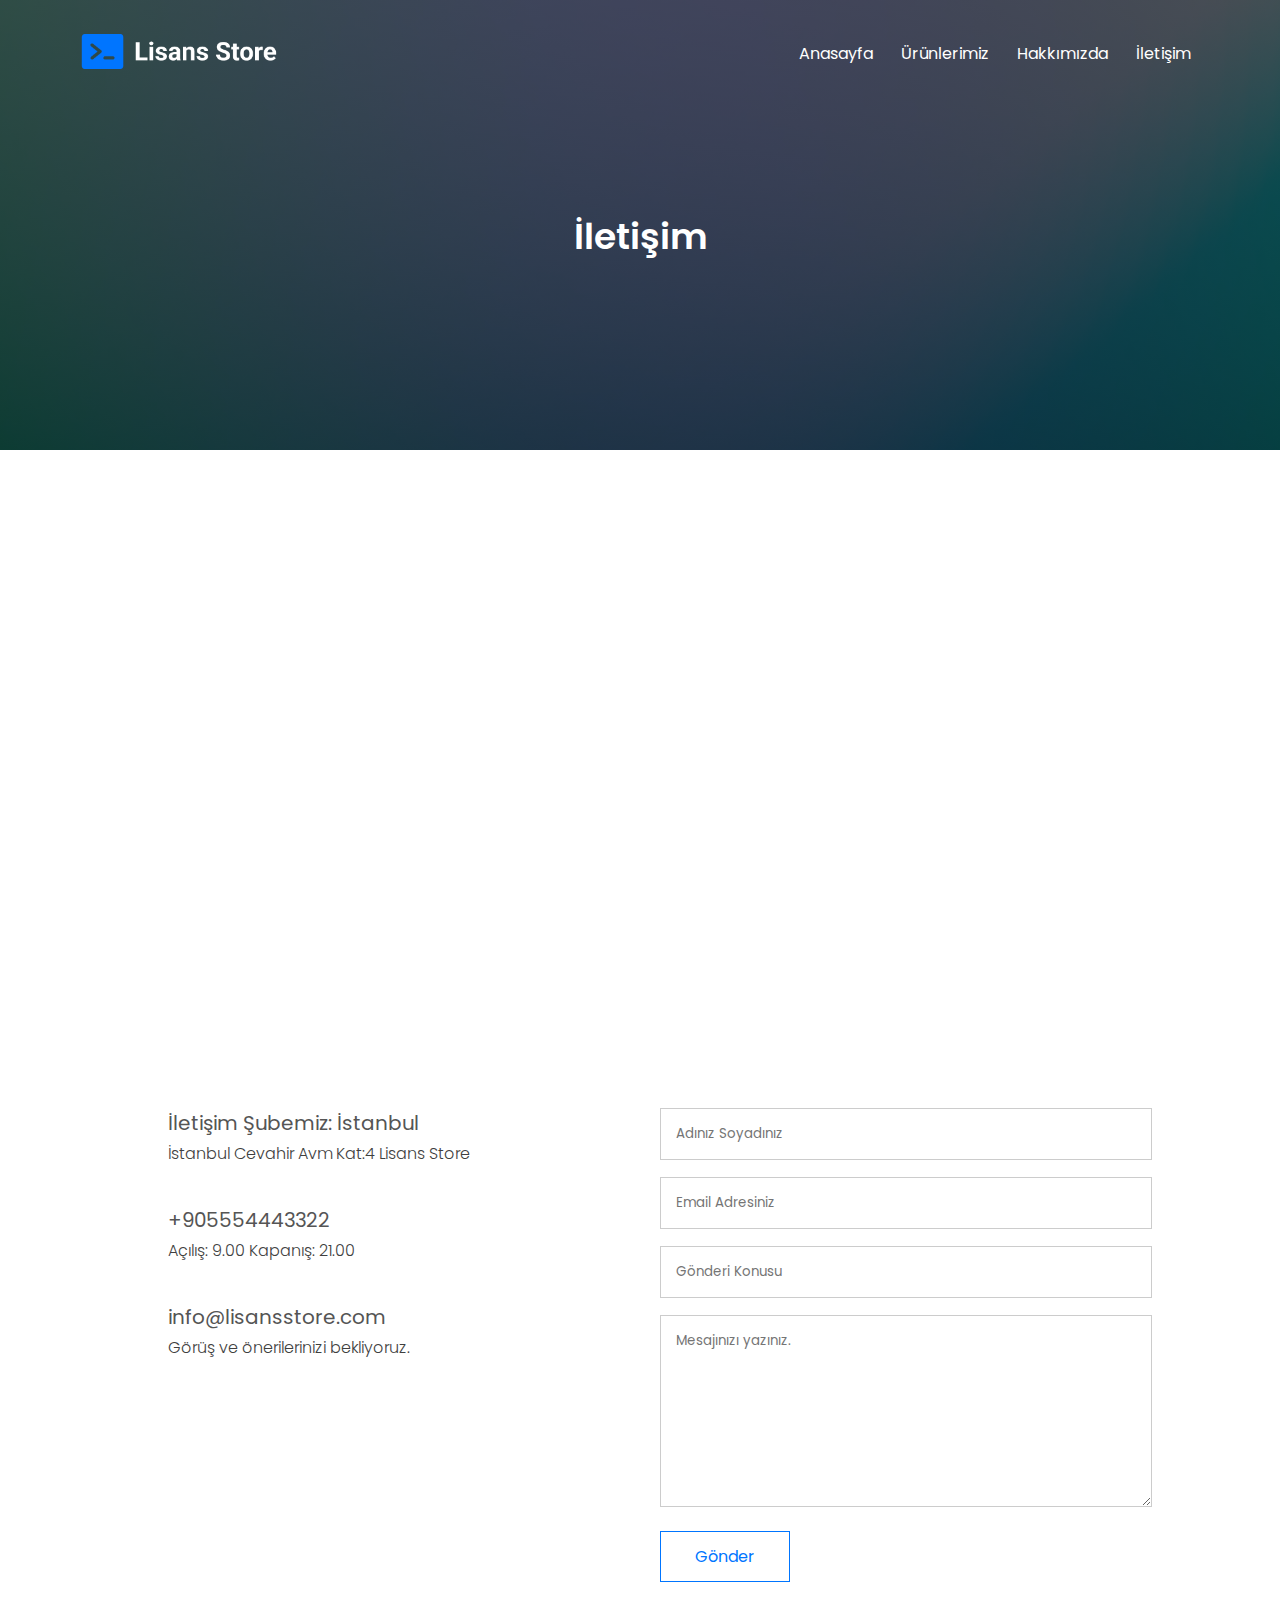
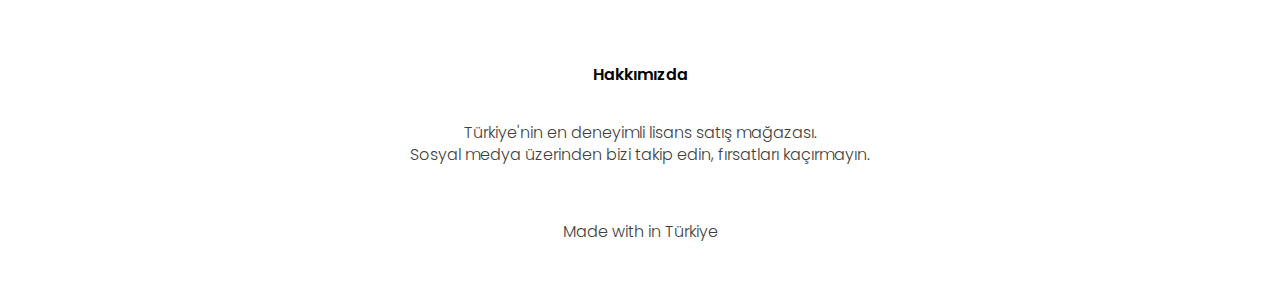
<file: Odev-5/contact.html>
<!DOCTYPE html>
<html lang="tr">

<head>
    <meta charset="UTF-8">
    <meta http-equiv="X-UA-Compatible" content="IE=edge">
    <meta name="viewport" content="width=device-width, initial-scale=1.0">
    <title>Lisans Store | İletişim</title>
    <link rel="stylesheet" href="style.css">
    <link rel="icon" type="image/x-icon" href="images/favicon.ico">
    <link rel="preconnect" href="https://fonts.googleapis.com">
    <link rel="preconnect" href="https://fonts.gstatic.com" crossorigin>
    <link href="https://fonts.googleapis.com/css2?family=Poppins:wght@100;200;300;400;600;700&display=swap"
        rel="stylesheet">
    <link rel="stylesheet" href="https://cdnjs.cloudflare.com/ajax/libs/font-awesome/6.3.0/css/all.min.css"
        integrity="sha512-SzlrxWUlpfuzQ+pcUCosxcglQRNAq/DZjVsC0lE40xsADsfeQoEypE+enwcOiGjk/bSuGGKHEyjSoQ1zVisanQ=="
        crossorigin="anonymous" referrerpolicy="no-referrer" />
</head>

<body>

    <!------- Hero - Header - Nav ------->

    <section class="half-hero">
        <header>
            <nav>
                <a href="index.html">
                    <img src="images/logo.png" alt="logo">
                </a>
                <div class="nav-links" id="navLinks">
                    <i class="fa-solid fa-xmark" onclick="hideMenu()"></i>
                    <ul>
                        <li><a href="index.html">Anasayfa</a></li>
                        <li><a href="products.html">Ürünlerimiz</a></li>
                        <li><a href="about.html">Hakkımızda</a></li>
                        <li><a href="contact.html">İletişim</a></li>
                    </ul>
                </div>
                <i class="fa-solid fa-bars" onclick="showMenu()"></i>
            </nav>
        </header>
        <h1>İletişim</h1>
    </section>

    <!------- İletişim ------->

    <section class="location">
        <iframe class="istanbul"
            src="https://www.google.com/maps/embed?pb=!1m18!1m12!1m3!1d6016.568128649554!2d28.993102787207025!3d41.06278296337849!2m3!1f0!2f0!3f0!3m2!1i1024!2i768!4f13.1!3m3!1m2!1s0x14cab7023f69f4c7%3A0x31b74f9588343eef!2zxLBzdGFuYnVsIENldmFoaXIgQWzEscWfdmVyacWfIHZlIEXEn2xlbmNlIE1lcmtlemk!5e0!3m2!1str!2str!4v1677177674770!5m2!1str!2str"
            width="600" height="450" style="border:0;" allowfullscreen="" loading="lazy"
            referrerpolicy="no-referrer-when-downgrade"></iframe>
        <iframe class="ankara"
            src="https://www.google.com/maps/embed?pb=!1m18!1m12!1m3!1d48956.0750153568!2d32.74786328977318!3d39.92450563654592!2m3!1f0!2f0!3f0!3m2!1i1024!2i768!4f13.1!3m3!1m2!1s0x14d34e2b85382e63%3A0x114de76c7167f871!2sKIZILAY%20AVM!5e0!3m2!1str!2str!4v1677177727421!5m2!1str!2str"
            width="600" height="450" style="border:0;" allowfullscreen="" loading="lazy"
            referrerpolicy="no-referrer-when-downgrade"></iframe>
        <iframe class="izmir"
            src="https://www.google.com/maps/embed?pb=!1m18!1m12!1m3!1d5258.6194695500535!2d27.06850213529562!3d38.400015476777064!2m3!1f0!2f0!3f0!3m2!1i1024!2i768!4f13.1!3m3!1m2!1s0x14bbdd12bdc22863%3A0x20701b2d706a60f0!2zxLBzdGlueWVQYXJrIMSwem1pcg!5e0!3m2!1str!2str!4v1677177876155!5m2!1str!2str"
            width="600" height="450" style="border:0;" allowfullscreen="" loading="lazy"
            referrerpolicy="no-referrer-when-downgrade"></iframe>
    </section>

    <section class="contact-us">
        <div class="row">
            <div class="contact-col">
                <address>
                    <div>
                        <i class="fa-solid fa-house"></i>
                        <span>
                            <h5>İletişim Şubemiz: İstanbul</h5>
                            <p>İstanbul Cevahir Avm Kat:4 Lisans Store</p>
                        </span>
                    </div>
                    <div>
                        <i class="fa-solid fa-phone"></i>
                        <span>
                            <a href="tel:+905554443322">
                                <h5>+905554443322</h5>
                            </a>
                            <p>Açılış: 9.00 Kapanış: 21.00</p>
                        </span>
                    </div>
                    <div>
                        <i class="fa-solid fa-envelope"></i>
                        <span>
                            <a href="mailto:info@lisansstore.com">
                                <h5>info@lisansstore.com</h5>
                            </a>
                            <p>Görüş ve önerilerinizi bekliyoruz.</p>
                        </span>
                    </div>
                </address>
            </div>
            <div class="contact-col">
                <form action="form-handler.php" method="post">
                    <input type="text" name="name" placeholder="Adınız Soyadınız" required>
                    <input type="email" name="email" placeholder="Email Adresiniz" required>
                    <input type="text" name="subject" placeholder="Gönderi Konusu" required>
                    <textarea rows="8" name="message" placeholder="Mesajınızı yazınız." required></textarea>
                    <button type="submit" class="white-btn blue-btn">Gönder</button>
                </form>
            </div>
        </div>
    </section>

    <!------- Footer ------->

    <footer>
        <section class="footer">
            <h4>Hakkımızda</h4>
            <p>Türkiye'nin en deneyimli lisans satış mağazası. <br> Sosyal medya üzerinden bizi takip edin, fırsatları
                kaçırmayın.</p>
            <div class="icons">
                <i class="fa-brands fa-facebook"></i>
                <i class="fa-brands fa-twitter"></i>
                <i class="fa-brands fa-square-instagram"></i>
                <i class="fa-brands fa-linkedin"></i>
            </div>
            <p>Made with <i class="fa-solid fa-heart"></i> in Türkiye</p>
        </section>
    </footer>

    <!------- Javascript for Toggle Menu ------->

    <script>
        var navLinks = document.getElementById("navLinks");
        function showMenu() {
            navLinks.style.right = "0";
        }
        function hideMenu() {
            navLinks.style.right = "-200px";
        }
    </script>

</body>

</html>
</file>
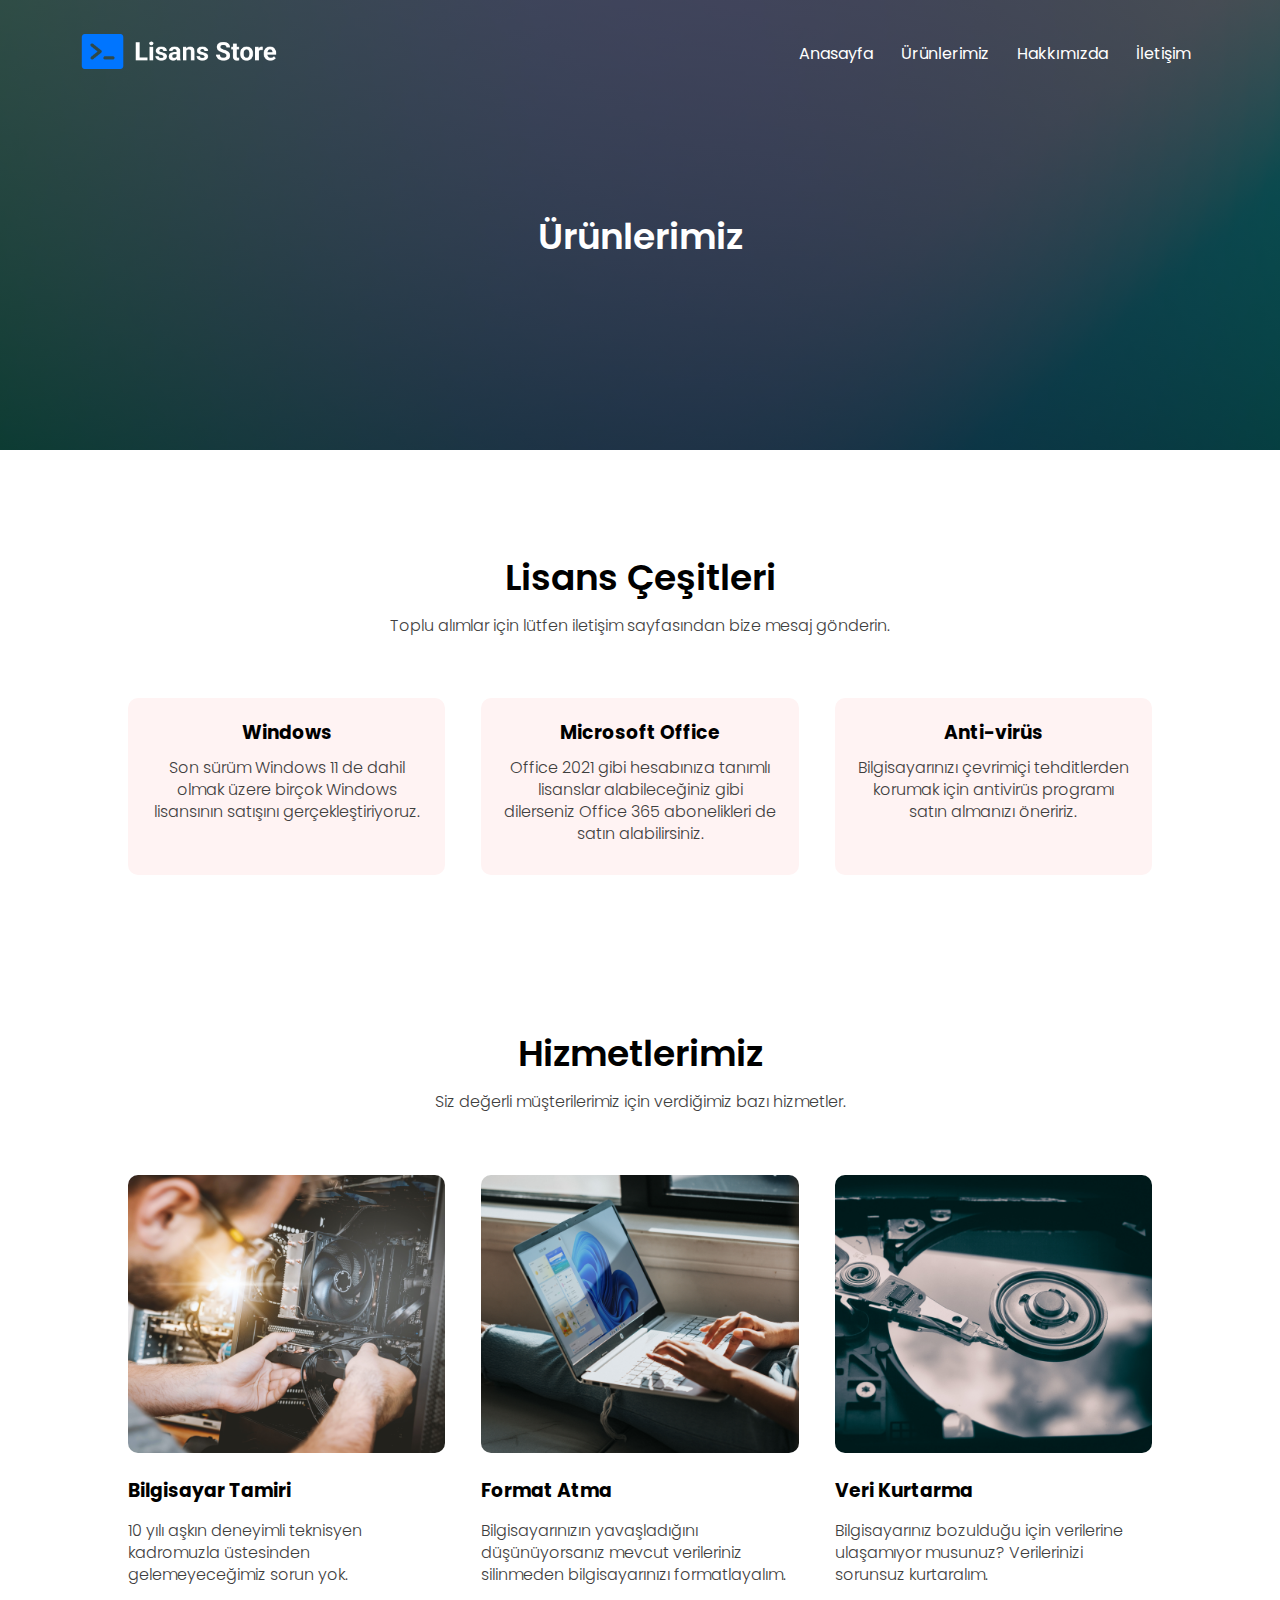
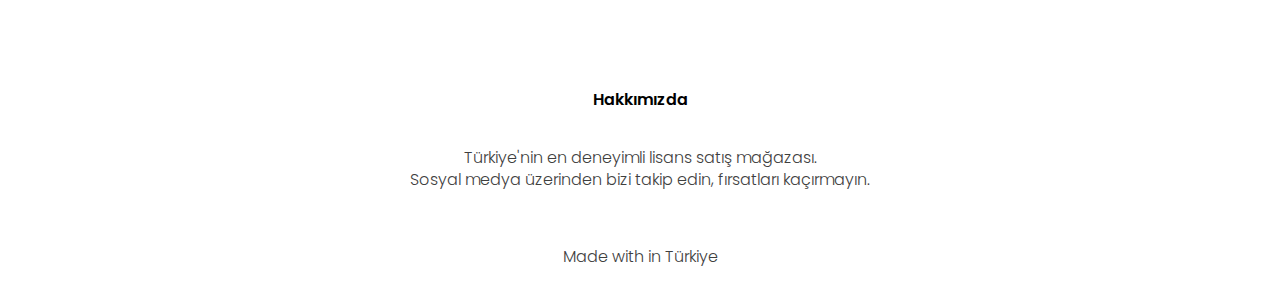
<file: Odev-5/products.html>
<!DOCTYPE html>
<html lang="tr">

<head>
    <meta charset="UTF-8">
    <meta http-equiv="X-UA-Compatible" content="IE=edge">
    <meta name="viewport" content="width=device-width, initial-scale=1.0">
    <title>Lisans Store | Ürünlerimiz</title>
    <link rel="stylesheet" href="style.css">
    <link rel="icon" type="image/x-icon" href="images/favicon.ico">
    <link rel="preconnect" href="https://fonts.googleapis.com">
    <link rel="preconnect" href="https://fonts.gstatic.com" crossorigin>
    <link href="https://fonts.googleapis.com/css2?family=Poppins:wght@100;200;300;400;600;700&display=swap"
        rel="stylesheet">
    <link rel="stylesheet" href="https://cdnjs.cloudflare.com/ajax/libs/font-awesome/6.3.0/css/all.min.css"
        integrity="sha512-SzlrxWUlpfuzQ+pcUCosxcglQRNAq/DZjVsC0lE40xsADsfeQoEypE+enwcOiGjk/bSuGGKHEyjSoQ1zVisanQ=="
        crossorigin="anonymous" referrerpolicy="no-referrer" />
</head>

<body>

    <!------- Hero - Header - Nav ------->

    <section class="half-hero">
        <header>
            <nav>
                <a href="index.html">
                    <img src="images/logo.png" alt="logo">
                </a>
                <div class="nav-links" id="navLinks">
                    <i class="fa-solid fa-xmark" onclick="hideMenu()"></i>
                    <ul>
                        <li><a href="index.html">Anasayfa</a></li>
                        <li><a href="products.html">Ürünlerimiz</a></li>
                        <li><a href="about.html">Hakkımızda</a></li>
                        <li><a href="contact.html">İletişim</a></li>
                    </ul>
                </div>
                <i class="fa-solid fa-bars" onclick="showMenu()"></i>
            </nav>
        </header>
        <h1>Ürünlerimiz</h1>
    </section>

    <!------- Lisans Çeşitleri ------->

    <section class="lisans" id="lisans">
        <h1>Lisans Çeşitleri</h1>
        <p>Toplu alımlar için lütfen iletişim sayfasından bize mesaj gönderin.</p>
        <div class="row">
            <div class="lisans-col">
                <h3>Windows</h3>
                <p>Son sürüm Windows 11 de dahil olmak üzere birçok Windows lisansının satışını gerçekleştiriyoruz.</p>
            </div>
            <div class="lisans-col">
                <h3>Microsoft Office</h3>
                <p>Office 2021 gibi hesabınıza tanımlı lisanslar alabileceğiniz gibi dilerseniz Office 365 abonelikleri
                    de satın alabilirsiniz.</p>
            </div>
            <div class="lisans-col">
                <h3>Anti-virüs</h3>
                <p>Bilgisayarınızı çevrimiçi tehditlerden korumak için antivirüs programı satın almanızı öneririz.</p>
            </div>
        </div>
    </section>

    <!------- Hizmetlerimiz ------->

    <section class="service">
        <h1>Hizmetlerimiz</h1>
        <p>Siz değerli müşterilerimiz için verdiğimiz bazı hizmetler.</p>
        <div class="row">
            <div class="service-col">
                <img src="images/repair.png" alt="computer repair">
                <h3>Bilgisayar Tamiri</h3>
                <p>10 yılı aşkın deneyimli teknisyen kadromuzla üstesinden gelemeyeceğimiz sorun yok.</p>
            </div>
            <div class="service-col">
                <img src="images/format.png" alt="format">
                <h3>Format Atma</h3>
                <p>Bilgisayarınızın yavaşladığını düşünüyorsanız mevcut verileriniz silinmeden bilgisayarınızı
                    formatlayalım.</p>
            </div>
            <div class="service-col">
                <img src="images/recovery.png" alt="recovery">
                <h3>Veri Kurtarma</h3>
                <p>Bilgisayarınız bozulduğu için verilerine ulaşamıyor musunuz? Verilerinizi sorunsuz kurtaralım.</p>
            </div>
        </div>
    </section>

    <!------- Footer ------->

    <footer>
        <section class="footer">
            <h4>Hakkımızda</h4>
            <p>Türkiye'nin en deneyimli lisans satış mağazası. <br> Sosyal medya üzerinden bizi takip edin, fırsatları
                kaçırmayın.</p>
            <div class="icons">
                <i class="fa-brands fa-facebook"></i>
                <i class="fa-brands fa-twitter"></i>
                <i class="fa-brands fa-square-instagram"></i>
                <i class="fa-brands fa-linkedin"></i>
            </div>
            <p>Made with <i class="fa-solid fa-heart"></i> in Türkiye</p>
        </section>
    </footer>

    <!------- Javascript for Toggle Menu ------->

    <script>
        var navLinks = document.getElementById("navLinks");
        function showMenu() {
            navLinks.style.right = "0";
        }
        function hideMenu() {
            navLinks.style.right = "-200px";
        }
    </script>

</body>

</html>
</file>
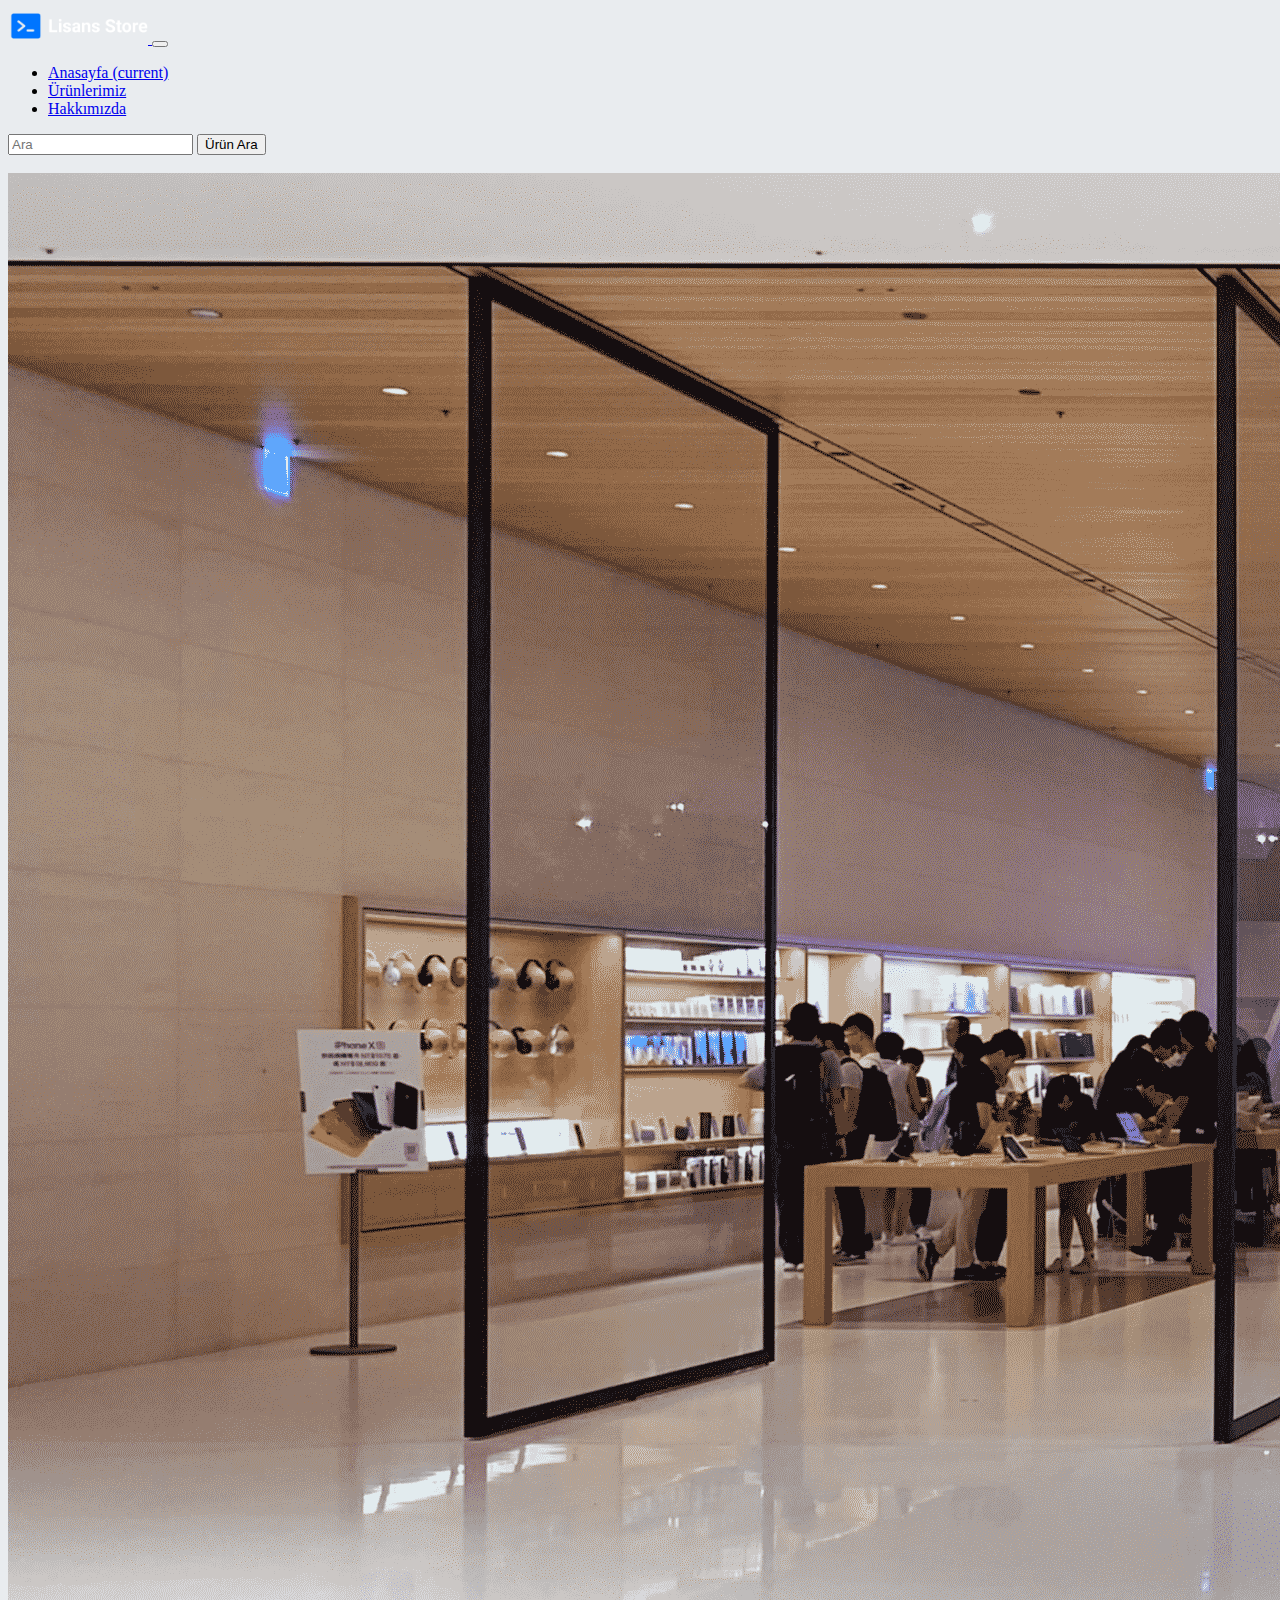
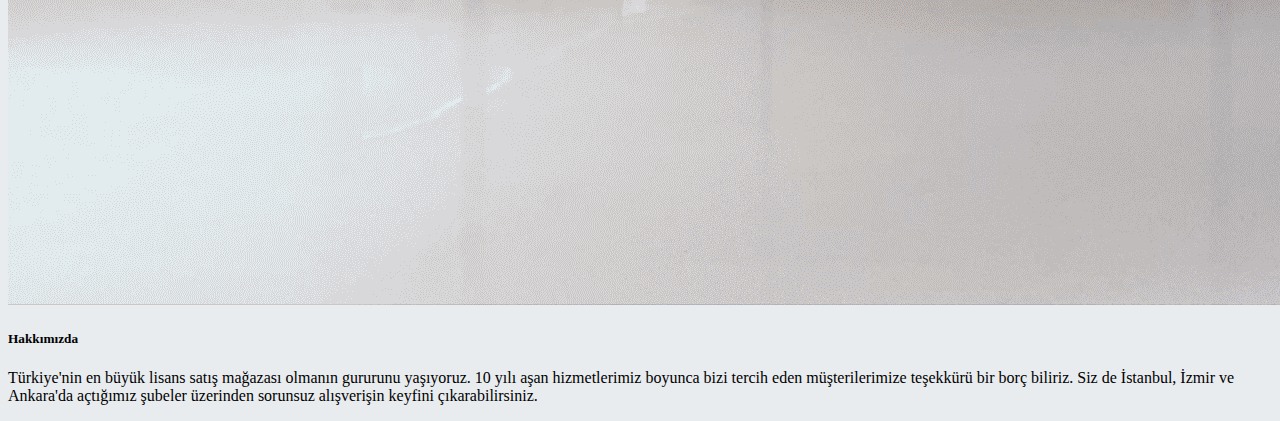
<file: Odev-8/about-us.html>
<!DOCTYPE html>
<html lang="tr">

<head>
    <meta charset="UTF-8">
    <meta http-equiv="X-UA-Compatible" content="IE=edge">
    <meta name="viewport" content="width=device-width, initial-scale=1.0">
    <title>Lisans Store | Hakkımızda</title>
    <!------- Bootstrap CSS ------->
    <link rel="stylesheet" href="https://cdn.jsdelivr.net/npm/bootstrap@4.5.3/dist/css/bootstrap.min.css"
        integrity="sha384-TX8t27EcRE3e/ihU7zmQxVncDAy5uIKz4rEkgIXeMed4M0jlfIDPvg6uqKI2xXr2" crossorigin="anonymous">
    <link rel="stylesheet" href="style.css">
    <link rel="icon" type="image/x-icon" href="images/favicon.ico">
</head>

<body>

    <!------- navbar ------->

    <nav class="navbar navbar-expand-lg navbar-light bg-dark">
        <a class="navbar-brand" href="#">
            <img src="images/logo.png" id="logo" alt="logo">
        </a>
        <button class="navbar-toggler" type="button" data-toggle="collapse" data-target="#navbarSupportedContent"
            aria-controls="navbarSupportedContent" aria-expanded="false" aria-label="Toggle navigation">
            <span class="navbar-toggler-icon"></span>
        </button>
        <div class="collapse navbar-collapse" id="navbarSupportedContent">
            <ul class="navbar-nav mr-auto">
                <li class="nav-item active">
                    <a class="nav-link text-white" href="index.html">Anasayfa <span class="sr-only">(current)</span></a>
                </li>
                <li class="nav-item">
                    <a class="nav-link text-white" href="products.html">Ürünlerimiz</a>
                </li>
                <li class="nav-item">
                    <a class="nav-link text-white" href="about-us.html">Hakkımızda</a>
                </li>
            </ul>
            <form class="form-inline my-2 my-lg-0">
                <input class="form-control mr-sm-2" type="search" placeholder="Ara" aria-label="Search">
                <button class="btn btn-outline-success my-2 my-sm-0" type="submit">Ürün Ara</button>
            </form>
        </div>
    </nav>

    <!------- Hakkımızda ------->

    <br>
    <div class="container">
        <div class="row">
            <div class="col-10 mr-auto ml-auto">
                <div class="card mb-3">
                    <img src="images/about.png" class="card-img-top" alt="hakkımızda">
                    <div class="card-body">
                        <h5 class="card-title">Hakkımızda</h5>
                        <p class="card-text">Türkiye'nin en büyük lisans satış mağazası olmanın gururunu yaşıyoruz. 10 yılı aşan hizmetlerimiz
                            boyunca bizi tercih eden müşterilerimize teşekkürü bir borç biliriz. Siz de İstanbul, İzmir ve
                            Ankara'da açtığımız şubeler üzerinden sorunsuz alışverişin keyfini çıkarabilirsiniz.</p>
                    </div>
                </div>
            </div>
        </div>
    </div>

    <!-- Bootstrap Javascript -->

    <script src="https://code.jquery.com/jquery-3.5.1.slim.min.js"
        integrity="sha384-DfXdz2htPH0lsSSs5nCTpuj/zy4C+OGpamoFVy38MVBnE+IbbVYUew+OrCXaRkfj"
        crossorigin="anonymous"></script>
    <script src="https://cdn.jsdelivr.net/npm/bootstrap@4.5.3/dist/js/bootstrap.bundle.min.js"
        integrity="sha384-ho+j7jyWK8fNQe+A12Hb8AhRq26LrZ/JpcUGGOn+Y7RsweNrtN/tE3MoK7ZeZDyx"
        crossorigin="anonymous"></script>
        
</body>

</html>
</file>
<file: Odev-5/style.css>
* {
    margin: 0;
    padding: 0;
    font-family: 'Poppins', sans-serif;
}

/****** Hero - Header - Nav ******/

.hero {
    min-height: 100vh;
    width: 100%;
    background-image: linear-gradient(rgba(4,9,30,0.7),rgba(4,9,30,0.7)),url(images/banner.png);
    background-position: center;
    background-size: cover;
    position: relative;
}

nav {
    display: flex;
    padding: 2% 6%;
    justify-content: space-between;
    align-items: center;
}

nav img {
    width: 200px;
}

.nav-links {
    flex: 1;
    text-align: right;
}

.nav-links ul li {
    list-style: none;
    display: inline-block;
    padding: 8px 12px;
    position: relative;
}

.nav-links ul li a {
    color: #fff;
    text-decoration: none;
    font-size: 16px;
}

.nav-links ul li::after {
    content: "";
    width: 0%;
    height: 2px;
    background: #0075FF;
    display: block;
    margin: auto;
    transition: 0.3s ;
}

.nav-links ul li:hover::after {
    width: 100%;
}

.text-box {
    width: 90%;
    color: #fff;
    position: absolute;
    top: 50%;
    left: 50%;
    transform: translate(-50%,-50%);
    text-align: center;
}

.text-box h1 {
    font-size: 64px;
}

.text-box p {
    margin: 10px 0px 40px;
    font-size: 16px;
    color: #fff;
}

.white-btn {
    display: inline-block;
    text-decoration: none;
    color: #fff;
    border: 1px solid #fff;
    padding: 12px 34px;
    font-size: 16px;
    background: transparent;
    position: relative;
    cursor: pointer;
}

.white-btn:hover {
    border: 1px solid #0075FF;
    background: #0075FF;
    transition: 0.5s;
}

nav .fa-solid {
    display: none;
}

@media(max-width: 800px) {
    
    .text-box h1 {
        font-size: 20px;
    }

    .nav-links ul li {
        display: block;
    }

    .nav-links {
        position: fixed;
        background: #0075FF;
        height: 100vh;
        width: 200px;
        top: 0;
        right: -200px;
        text-align: left;
        z-index: 2;
        transition: 0.5s;
    }

    nav .fa-solid {
        display: block;
        color: #fff;
        margin: 10px;
        font-size: 22px;
        cursor: pointer;
    }

    .nav-links ul {
        padding: 30px;
    }
}


/****** Lisans Çeşitleri ******/

.lisans {
    width: 80%;
    margin: auto;
    text-align: center;
    padding-top: 100px;
}

h1 {
    font-size: 36px;
    font-weight: 600;
}

p {
    color: #3f3f3f;
    font-size: 16px;
    font-weight: 300;
    line-height: 22px;
    padding: 10px;
}

.row {
    margin-top: 5%;
    display: flex;
    justify-content: space-between;
}

.lisans-col {
    flex-basis: 31%;
    background: #fff3f3;
    border-radius: 10px;
    margin-bottom: 5%;
    padding: 20px 12px;
    box-sizing: border-box;
    transition: 0.4s;
}


.h3 {
    text-align: center;
    font-weight: 600;
    margin: 10px 0px;
}

.lisans-col:hover {
    box-shadow: 0px 0px 20px 0px rgba(0, 0, 0, 0.2);
}

@media(max-width: 800px) {
    .row {
        flex-direction: column;
    }
}

/****** Mağazalarımız ******/

.store {
    width: 80%;
    margin: auto;
    text-align: center;
    padding-top: 50px;
}

.store-col {
    flex-basis: 32%;
    border-radius: 10px;
    margin-bottom: 30px;
    position: relative;
    overflow: hidden;
}

.store-col img {
    width: 100%;
    display: block;
}

.layer {
    background: transparent;
    height: 100%;
    width: 100%;
    position: absolute;
    top: 0;
    left: 0;
    transition: 0.4s;
}

.layer:hover {
    background: rgba(0, 117, 255, 0.7);
}

.layer h3 {
    width: 100%;
    font-weight: 500;
    color: #fff;
    font-size: 26px;
    bottom: 0;
    left: 50%;
    transform: translateX(-50%);
    position: absolute;
    opacity: 0;
    transition: 0.4s;
}

.layer:hover h3 {
    bottom: 49%;
    opacity: 1;
}

/****** Hizmetlerimiz ******/

.service {
    width: 80%;
    margin: auto;
    text-align: center;
    padding-top: 100px;
}

.service-col {
    flex-basis: 31%;
    border-radius: 10px;
    margin-bottom: 5%;
    text-align: left;
}

.service-col img {
    width: 100%;
    border-radius: 10px;
}

.service-col p {
    padding: 0;

}

.service-col h3 {
    margin-top: 16px;
    margin-bottom: 15px;
    text-align: left;
}

/****** Müşteri Yorumları ******/

.customer {
    width: 80%;
    margin: auto;
    padding-top: 100px;
    text-align: center;
}

.customer-col {
    flex-basis: 44%;
    border-radius: 10px;
    margin-bottom: 5%;
    text-align: left;
    background: #fff3f3;
    padding: 25px;
    cursor: pointer;
    display: flex;
}

.customer-col img {
    height: 40px;
    margin-left: 5px;
    margin-right: 30px;
    border-radius: 50%;
}

.customer-col p {
    padding: 0;
}

.customer-col h3 {
    margin-top: 15px;
    text-align: left;
}

.customer-col .fa-solid {
    color: #0075FF;
}

.customer-col .fa-regular {
    color: #0075FF;
}

@media(max-width: 800px) {
    .customer-col img {
        margin-left: 0px;
        margin-right: 15px;
    }
}

/****** Mail Teklifi ******/

.mail {
    margin: 100px auto;
    width: 80%;
    background-image: linear-gradient(rgba(0,0,0,0.7),rgba(0,0,0,0.7)),url(images/banner2.png);
    background-position: center;
    background-size: cover;
    border-radius: 10px;
    text-align: center;
    padding: 100px 0px;
}

.mail h1 {
    color: #fff;
    margin-bottom: 40px;
    padding: 0px;
}

@media(max-width: 800px) {
    .mail h1 {
        font-size: 24px;
    }
}

/****** Footer ******/

.footer {
    width: 100%;
    text-align: center;
    padding: 30px 0px;
}

.footer h4 {
    margin-bottom: 25px;
    margin-top: 20px;
    font-weight: 600;
}

.icons i {
    font-size: 24px;
    color: #0075FF;
    margin: 0px 13px;
    cursor: pointer;
    padding: 18px 0px;
}

.fa-heart {
    color: #ff2600;

}

/****** Hakkımızda Sayfası ******/

.half-hero {
    height: 50vh;
    width: 100%;
    background-image: linear-gradient(rgba(4,9,30,0.7),rgba(4,9,30,0.7)),url(images/background.jpg);
    background-position: center;
    background-size: cover;
    text-align: center;
    color: #fff;
}

.half-hero h1 {
    margin-top: 100px;
}

.about-us {
    width: 80%;
    margin: auto;
    padding-top: 80px;
    padding-bottom: 50px;
}

.about-col {
    flex-basis: 48%;
    padding: 30px 2px;
}

.about-col img {
    width: 100%;
}

.about-col h1 {
    padding-top: 0px;
}

.about-col p {
    padding: 15px 0px 25px;
}

.blue-btn {
    border: 1px solid #0075FF;
    background: transparent;
    color: #0075FF;
}

.blue-btn:hover {
    color: #fff;
}

/****** İletişim Sayfası ******/

.location {
    width: 80%;
    margin: auto;
    padding: 100px 0px 50px 0px;
}

.location iframe {
    width: 31%;
}

.contact-us {
    width: 80%;
    margin: auto;
}

.contact-col {
    flex-basis: 48%;
    margin-bottom: 30px;
}

.contact-col div {
    display: flex;
    align-items: center;
    margin-bottom: 40px;
}

.contact-col div i {
    font-size: 28px;
    color: #0075FF;
    margin: 10px;
    margin-right: 30px;
}

.contact-col div a {
    text-decoration: none;
}

.contact-col div p {
    padding: 0;
}

.contact-col div h5 {
    font-size: 20px;
    margin-bottom: 5px;
    color: #555;
    font-weight: 400;
}

.contact-col input, .contact-col textarea {
    width: 100%;
    padding: 15px;
    margin-bottom: 17px;
    outline: none;
    border: 1px solid #ccc;
    box-sizing: border-box;
}

.istanbul {
    margin-right: 3%;
}

.ankara {
    margin-right: 3%;
}

@media(max-width: 800px) {
    .location iframe {
        width: 100%; 
        display: block;
        align-items: center;
        margin-bottom: 50px;
        margin-right: 0px;
    }
}

address {
    font-style: normal;
}
</file>
<file: Odev-8/style.css>
body {
    background-color: #E9ECEF;
}

#logo {
    width: 140px;
}

h1 {
    color: #0069FF;
}

.center {
    text-align: center;
    padding-top: 20px;
    padding-bottom: 20px;
}
</file>
